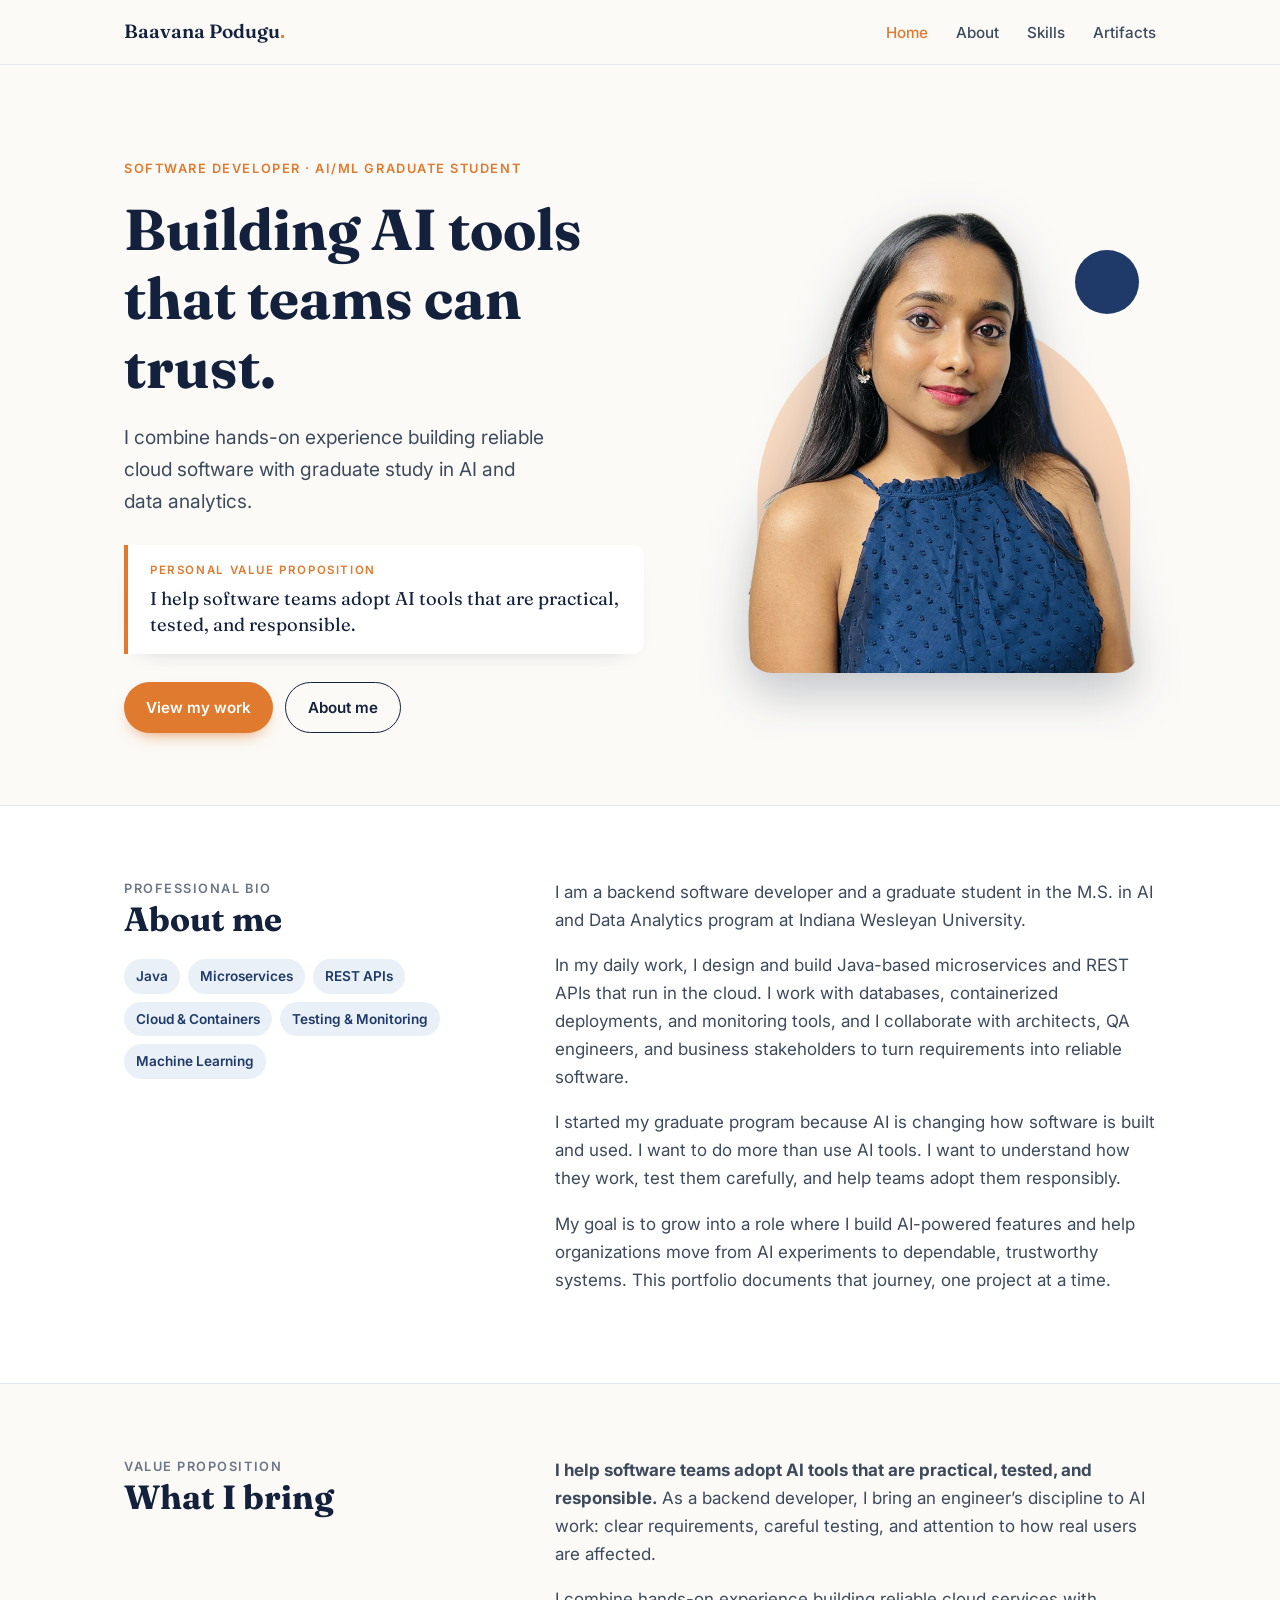
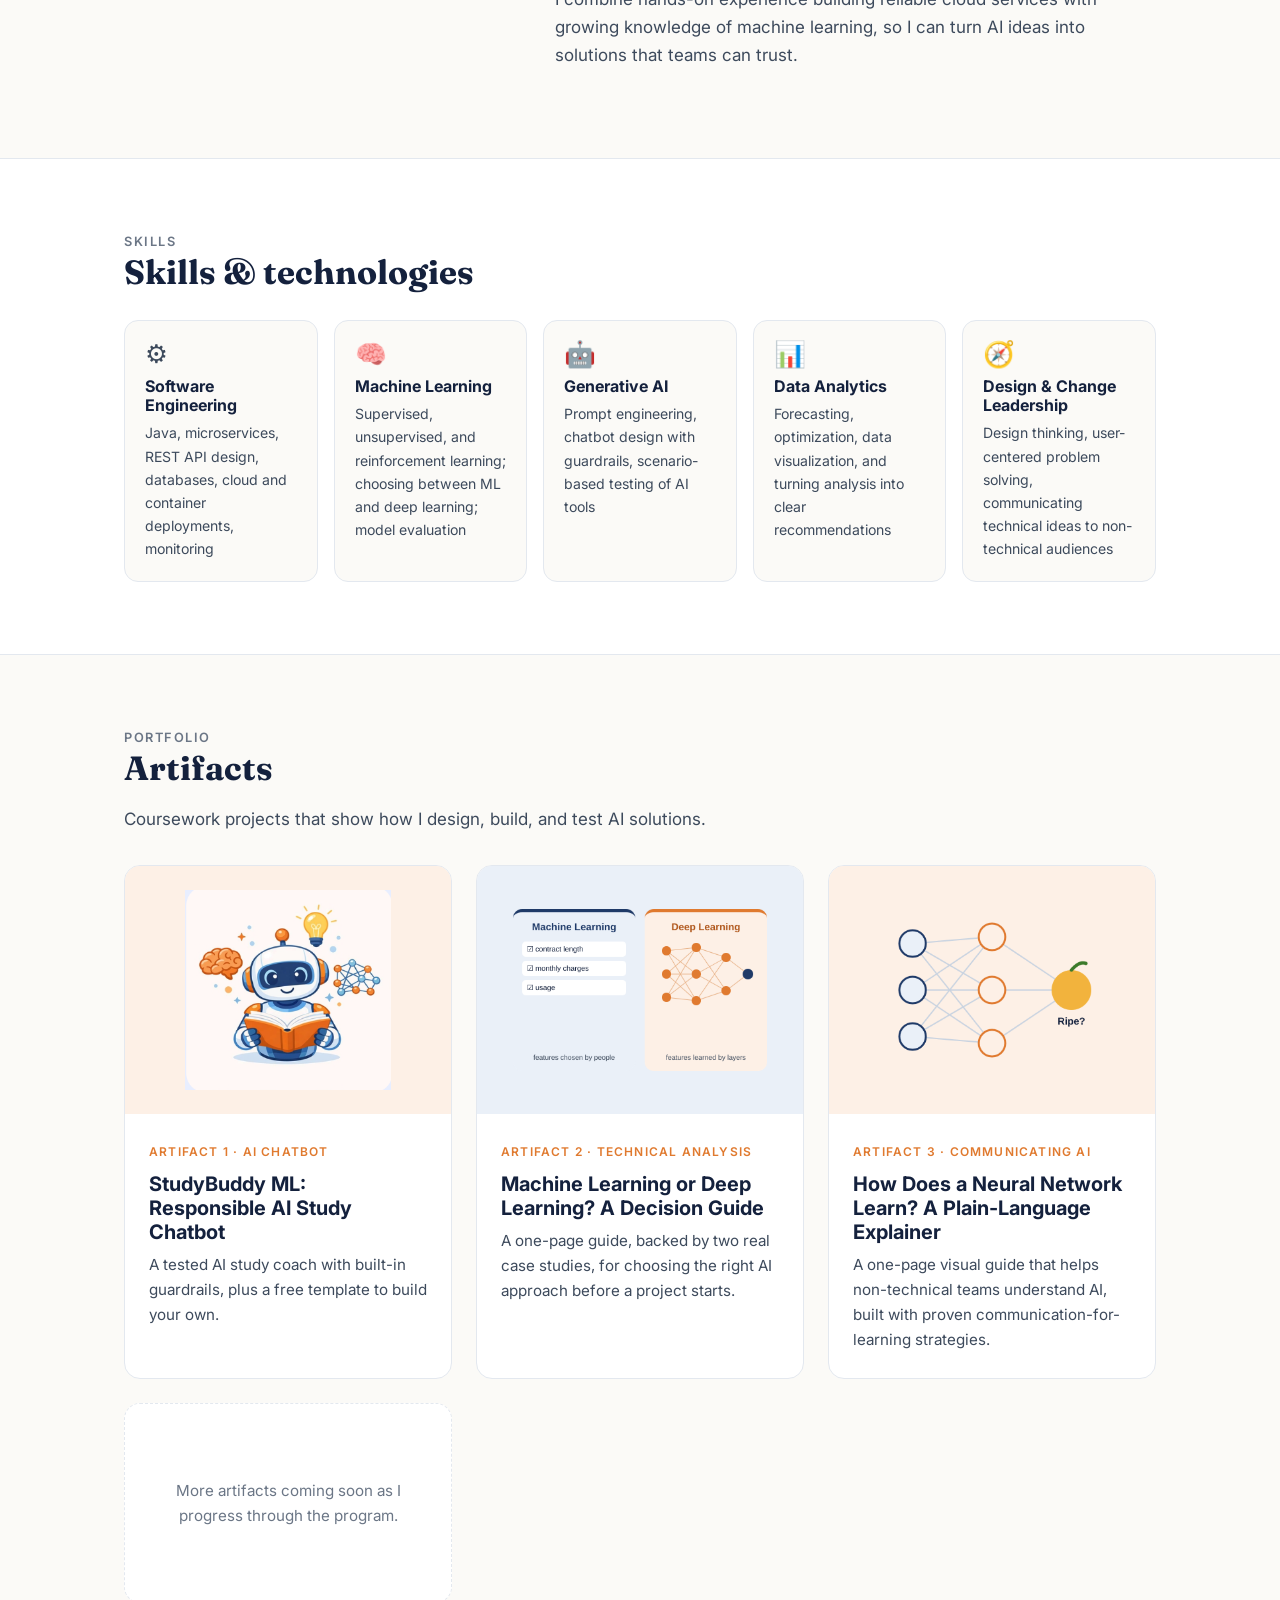
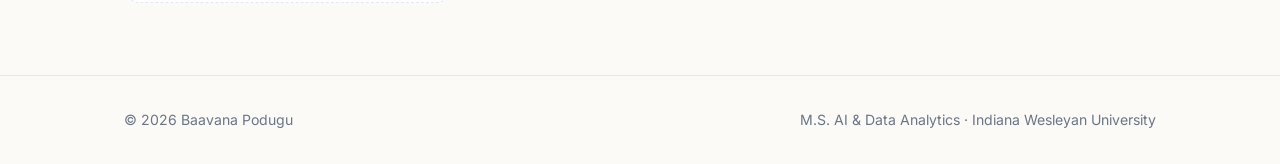
<file: index.html>
<!doctype html>
<html lang="en">
<head>
<meta charset="utf-8">
<meta name="viewport" content="width=device-width, initial-scale=1">
<title>Baavana Podugu | Portfolio</title>
<meta name="description" content="Software developer and AI/ML graduate student building practical, tested, and responsible AI tools.">
<link rel="preconnect" href="https://fonts.googleapis.com">
<link rel="preconnect" href="https://fonts.gstatic.com" crossorigin>
<link href="https://fonts.googleapis.com/css2?family=Fraunces:opsz,wght@9..144,500;9..144,600&family=Inter:wght@400;500;600;700&display=swap" rel="stylesheet">
<link rel="stylesheet" href="assets/style.css">
</head>
<body>

<nav class="nav"><div class="wrap">
  <a class="brand" href="index.html">Baavana Podugu<span>.</span></a>
  <ul>
    <li><a class="link active" href="index.html">Home</a></li>
    <li><a class="link" href="#about">About</a></li>
    <li><a class="link" href="#skills">Skills</a></li>
    <li><a class="link" href="#artifacts">Artifacts</a></li>
  </ul>
</div></nav>

<header class="hero"><div class="wrap">
  <div>
    <span class="eyebrow">Software Developer · AI/ML Graduate Student</span>
    <h1>Building AI tools that teams can trust.</h1>
    <p class="lead">I combine hands-on experience building reliable cloud software with graduate study in AI and data analytics.</p>
    <div class="vp-inline">
      <div class="label">Personal Value Proposition</div>
      <p>I help software teams adopt AI tools that are practical, tested, and responsible.</p>
    </div>
    <div class="btns">
      <a class="btn btn-primary" href="#artifacts">View my work</a>
      <a class="btn btn-ghost" href="#about">About me</a>
    </div>
  </div>
  <div class="portrait">
    <img src="assets/profile.png" alt="Portrait of Baavana Podugu">
  </div>
</div></header>

<section class="alt" id="about"><div class="wrap two">
  <div>
    <div class="kicker">Professional Bio</div>
    <h2>About me</h2>
    <div class="chips">
      <span class="chip">Java</span><span class="chip">Microservices</span><span class="chip">REST APIs</span>
      <span class="chip">Cloud &amp; Containers</span><span class="chip">Testing &amp; Monitoring</span><span class="chip">Machine Learning</span>
    </div>
  </div>
  <div>
    <p>I am a backend software developer and a graduate student in the M.S. in AI and Data Analytics program at Indiana Wesleyan University.</p>
    <p>In my daily work, I design and build Java-based microservices and REST APIs that run in the cloud. I work with databases, containerized deployments, and monitoring tools, and I collaborate with architects, QA engineers, and business stakeholders to turn requirements into reliable software.</p>
    <p>I started my graduate program because AI is changing how software is built and used. I want to do more than use AI tools. I want to understand how they work, test them carefully, and help teams adopt them responsibly.</p>
    <p>My goal is to grow into a role where I build AI-powered features and help organizations move from AI experiments to dependable, trustworthy systems. This portfolio documents that journey, one project at a time.</p>
  </div>
</div></section>

<section><div class="wrap two">
  <div>
    <div class="kicker">Value Proposition</div>
    <h2>What I bring</h2>
  </div>
  <div>
    <p><strong>I help software teams adopt AI tools that are practical, tested, and responsible.</strong> As a backend developer, I bring an engineer’s discipline to AI work: clear requirements, careful testing, and attention to how real users are affected.</p>
    <p>I combine hands-on experience building reliable cloud services with growing knowledge of machine learning, so I can turn AI ideas into solutions that teams can trust.</p>
  </div>
</div></section>

<section class="alt" id="skills"><div class="wrap">
  <div class="kicker">Skills</div>
  <h2>Skills &amp; technologies</h2>
  <div class="skills">
    <div class="skill"><div class="icon">⚙️</div><h3>Software Engineering</h3><p>Java, microservices, REST API design, databases, cloud and container deployments, monitoring</p></div>
    <div class="skill"><div class="icon">🧠</div><h3>Machine Learning</h3><p>Supervised, unsupervised, and reinforcement learning; choosing between ML and deep learning; model evaluation</p></div>
    <div class="skill"><div class="icon">🤖</div><h3>Generative AI</h3><p>Prompt engineering, chatbot design with guardrails, scenario-based testing of AI tools</p></div>
    <div class="skill"><div class="icon">📊</div><h3>Data Analytics</h3><p>Forecasting, optimization, data visualization, and turning analysis into clear recommendations</p></div>
    <div class="skill"><div class="icon">🧭</div><h3>Design &amp; Change Leadership</h3><p>Design thinking, user-centered problem solving, communicating technical ideas to non-technical audiences</p></div>
  </div>
</div></section>

<section id="artifacts"><div class="wrap">
  <div class="kicker">Portfolio</div>
  <h2>Artifacts</h2>
  <p>Coursework projects that show how I design, build, and test AI solutions.</p>
  <div class="cards">
    <a class="card" href="studybuddy-ml.html">
      <div class="thumb"><img src="assets/robot.png" alt="StudyBuddy ML robot mascot reading a book"></div>
      <div class="body">
        <span class="tag">Artifact 1 · AI Chatbot</span>
        <h3>StudyBuddy ML: Responsible AI Study Chatbot</h3>
        <p>A tested AI study coach with built-in guardrails, plus a free template to build your own.</p>
      </div>
    </a>
    <a class="card" href="ml-vs-dl.html">
      <div class="thumb navythumb"><img src="assets/ml-dl-thumb.png" alt="Machine learning versus deep learning illustration"></div>
      <div class="body">
        <span class="tag">Artifact 2 · Technical Analysis</span>
        <h3>Machine Learning or Deep Learning? A Decision Guide</h3>
        <p>A one-page guide, backed by two real case studies, for choosing the right AI approach before a project starts.</p>
      </div>
    </a>
    <a class="card" href="neural-networks.html">
      <div class="thumb"><img src="assets/nn-thumb.png" alt="Neural network diagram ending in a mango"></div>
      <div class="body">
        <span class="tag">Artifact 3 · Communicating AI</span>
        <h3>How Does a Neural Network Learn? A Plain-Language Explainer</h3>
        <p>A one-page visual guide that helps non-technical teams understand AI, built with proven communication-for-learning strategies.</p>
      </div>
    </a>
    <div class="card soon"><p>More artifacts coming soon as I progress through the program.</p></div>
  </div>
</div></section>

<footer><div class="wrap">
  <span>© 2026 Baavana Podugu</span>
  <span>M.S. AI &amp; Data Analytics · Indiana Wesleyan University</span>
</div></footer>

</body>
</html>
</file>
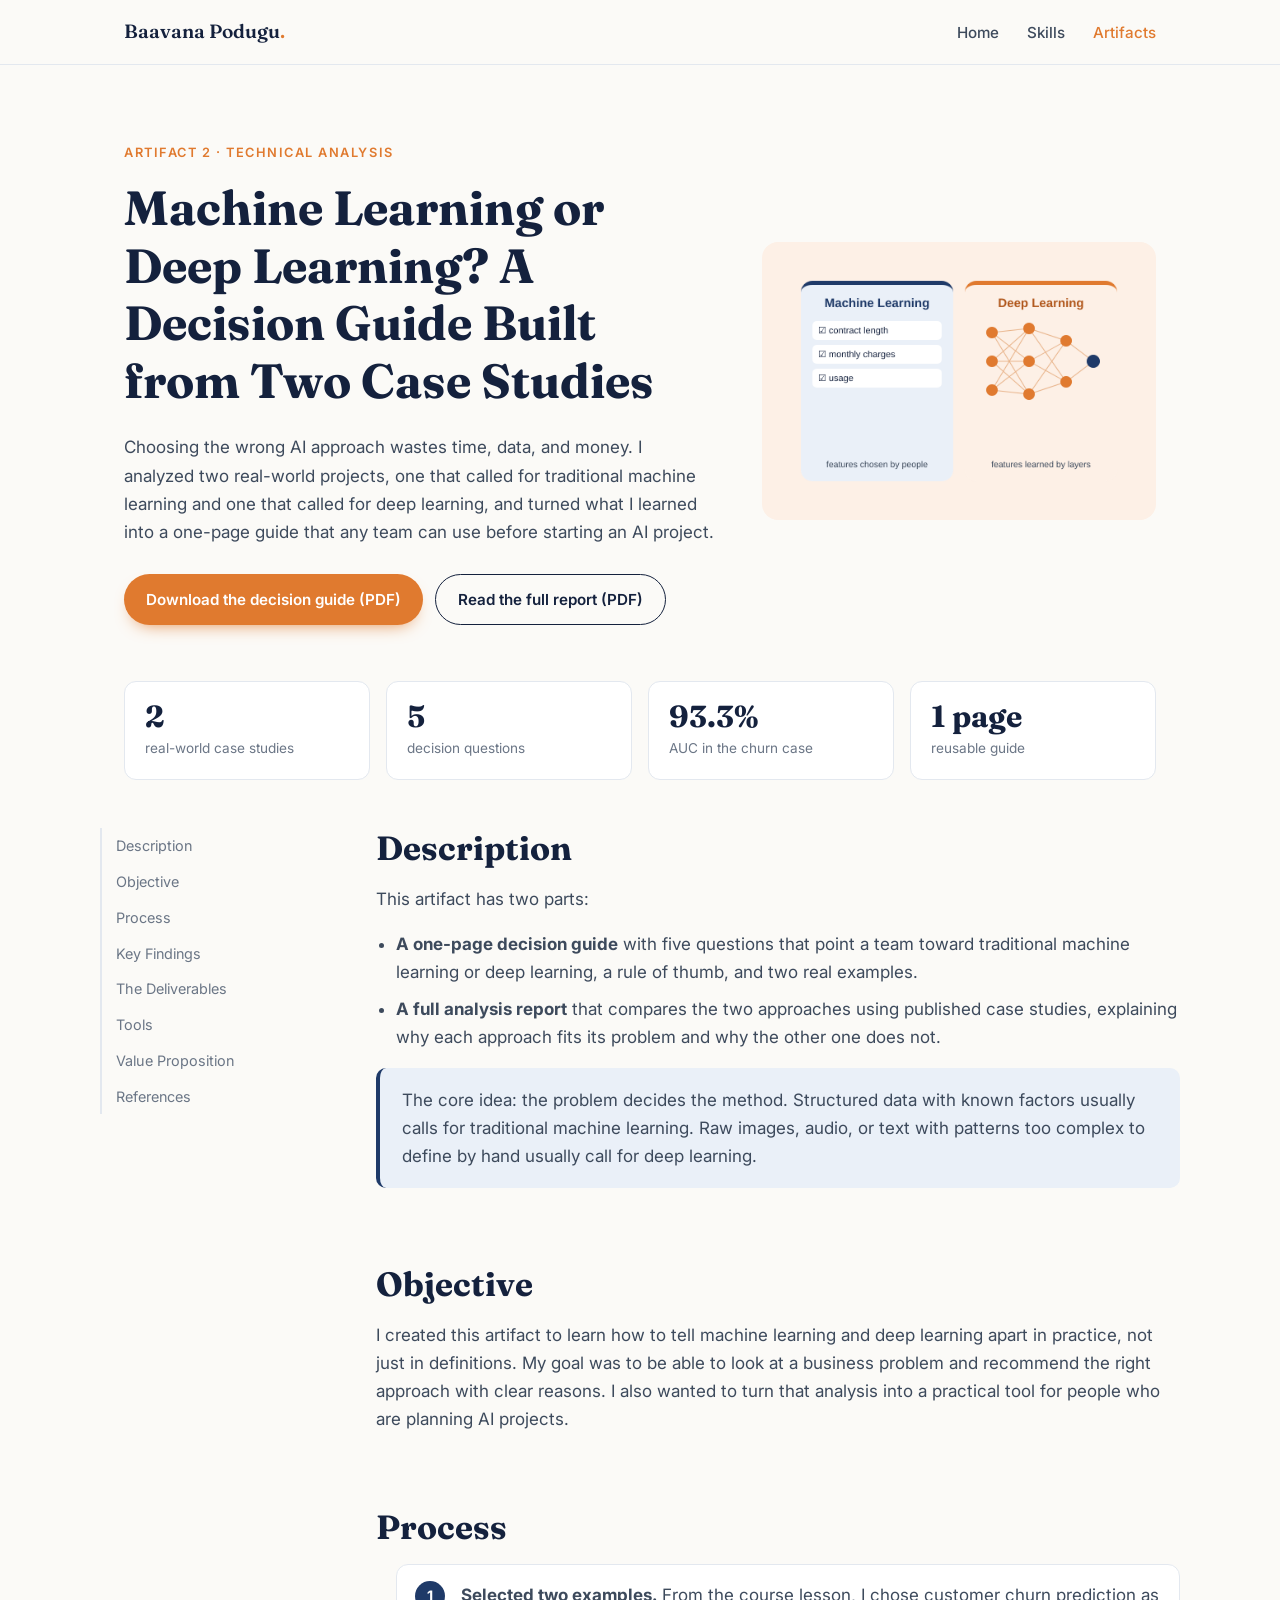
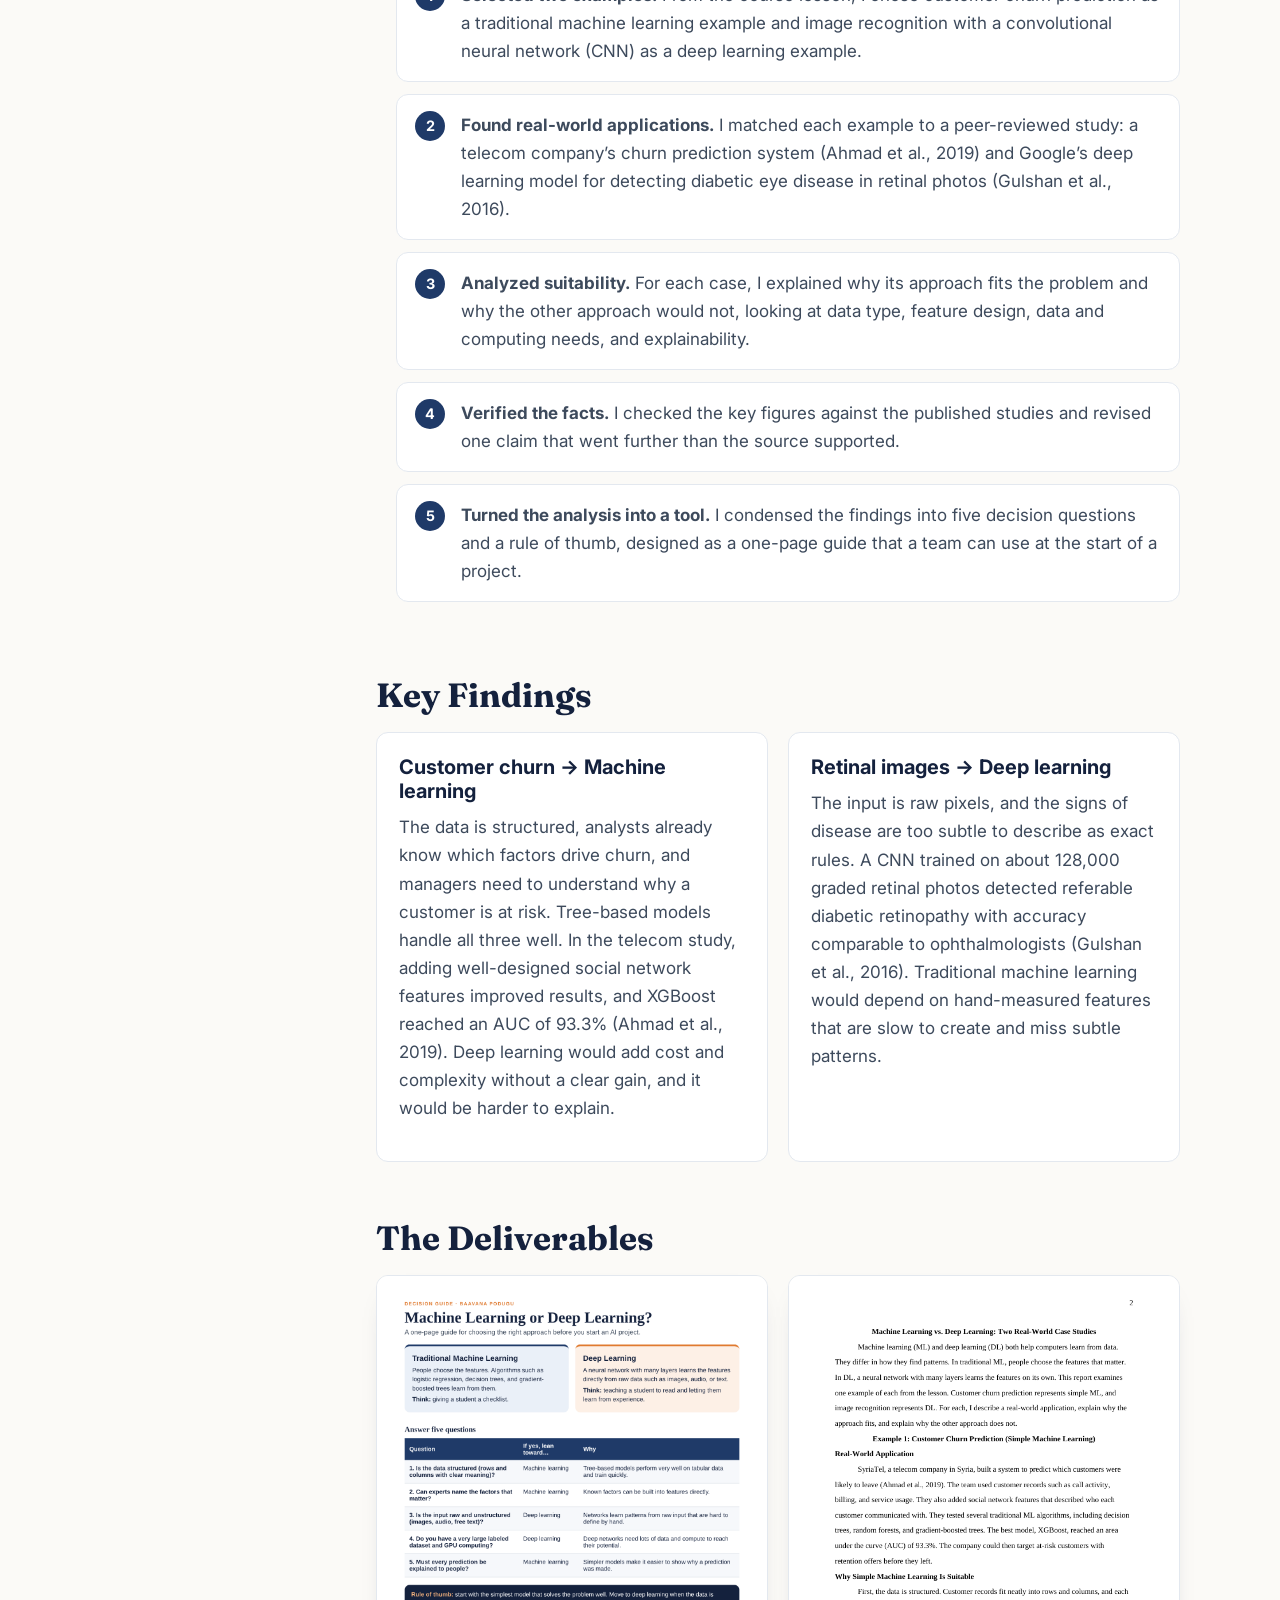
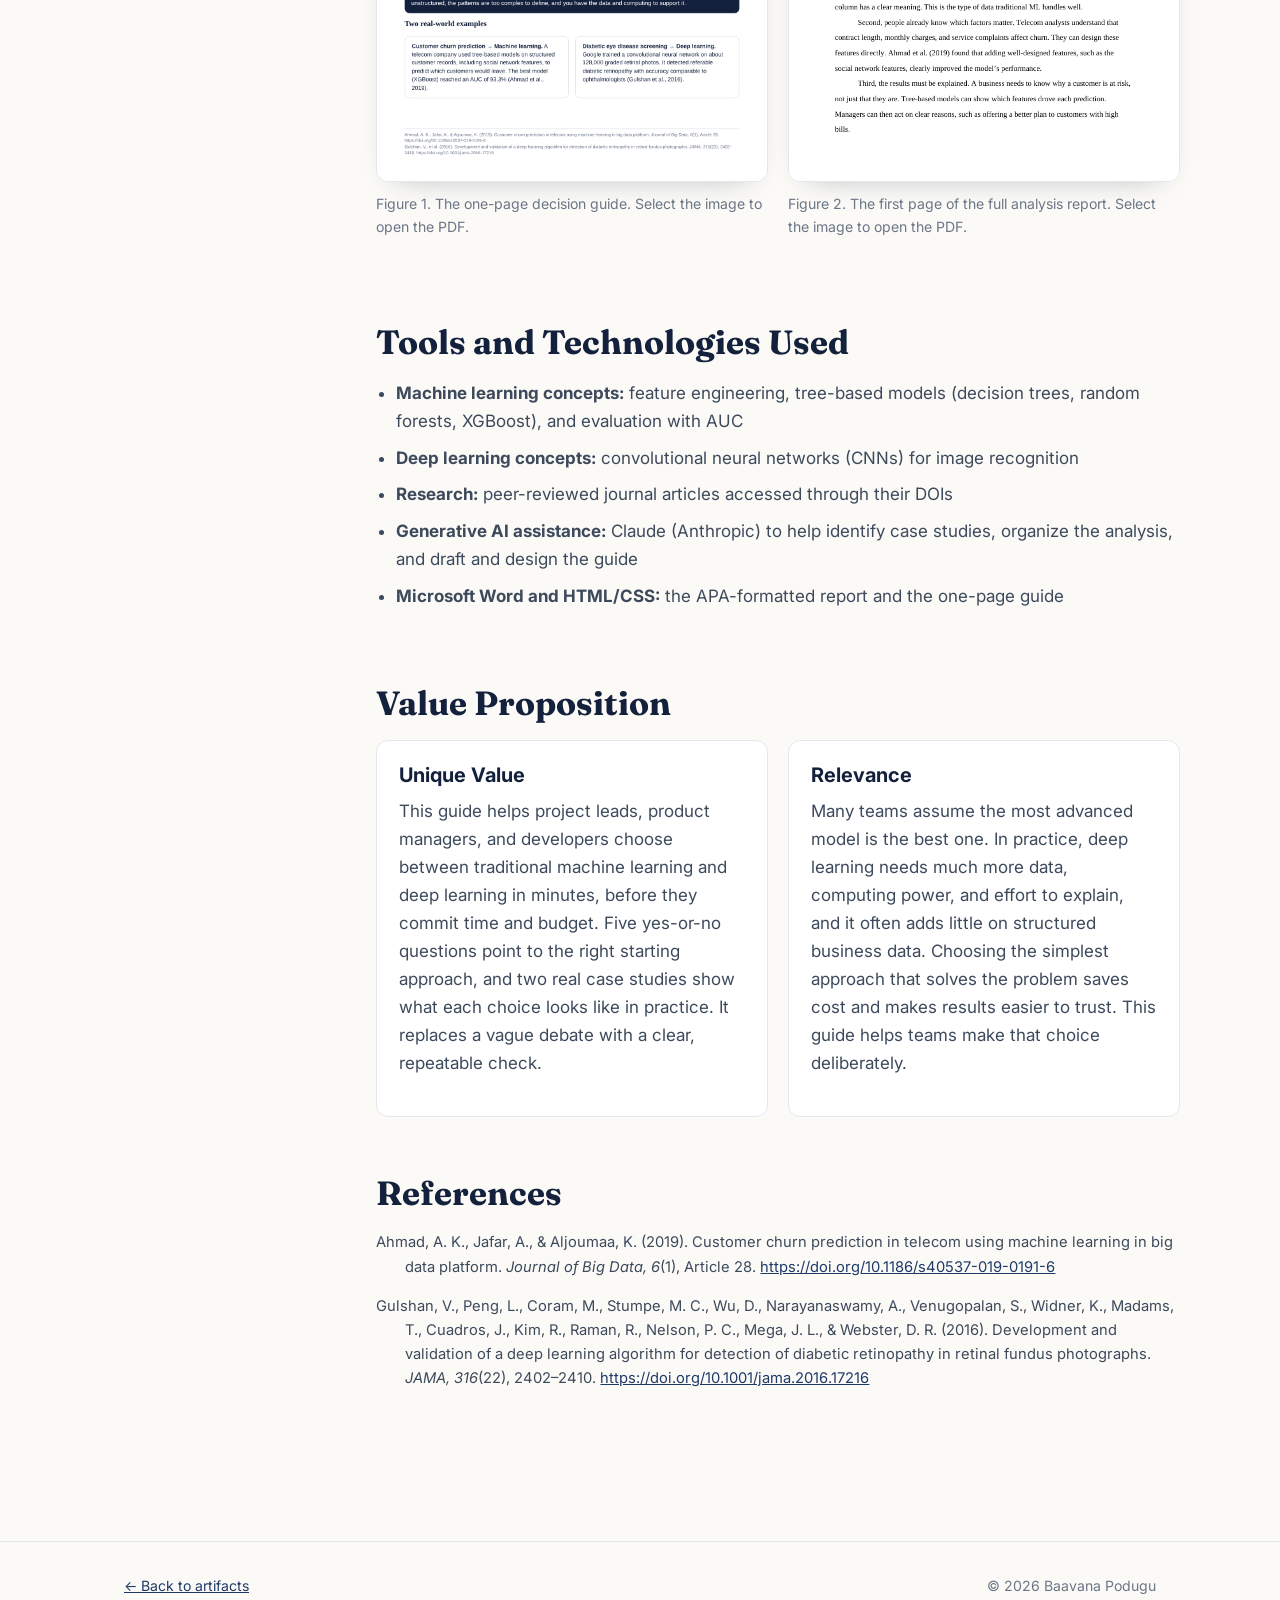
<file: ml-vs-dl.html>
<!doctype html>
<html lang="en">
<head>
<meta charset="utf-8">
<meta name="viewport" content="width=device-width, initial-scale=1">
<title>ML vs. Deep Learning Decision Guide | Baavana Podugu</title>
<meta name="description" content="A practical guide for choosing between traditional machine learning and deep learning, based on two real-world case studies.">
<link rel="preconnect" href="https://fonts.googleapis.com">
<link rel="preconnect" href="https://fonts.gstatic.com" crossorigin>
<link href="https://fonts.googleapis.com/css2?family=Fraunces:opsz,wght@9..144,500;9..144,600&family=Inter:wght@400;500;600;700&display=swap" rel="stylesheet">
<link rel="stylesheet" href="assets/style.css">
</head>
<body>

<nav class="nav"><div class="wrap">
  <a class="brand" href="index.html">Baavana Podugu<span>.</span></a>
  <ul>
    <li><a class="link" href="index.html">Home</a></li>
    <li><a class="link" href="index.html#skills">Skills</a></li>
    <li><a class="link active" href="index.html#artifacts">Artifacts</a></li>
  </ul>
</div></nav>

<header class="art-hero"><div class="wrap">
  <div>
    <span class="eyebrow">Artifact 2 · Technical Analysis</span>
    <h1>Machine Learning or Deep Learning? A Decision Guide Built from Two Case Studies</h1>
    <p class="lead">Choosing the wrong AI approach wastes time, data, and money. I analyzed two real-world projects, one that called for traditional machine learning and one that called for deep learning, and turned what I learned into a one-page guide that any team can use before starting an AI project.</p>
    <div class="btns">
      <a class="btn btn-primary" href="assets/ml-vs-dl-decision-guide.pdf" target="_blank" rel="noopener">Download the decision guide (PDF)</a>
      <a class="btn btn-ghost" href="assets/ml-vs-dl-report.pdf" target="_blank" rel="noopener">Read the full report (PDF)</a>
    </div>
  </div>
  <div class="thumbbox"><img src="assets/ml-dl-thumb.png" alt="Illustration comparing machine learning with hand-chosen features and deep learning with layered neural networks"></div>
</div></header>

<div class="wrap">
  <div class="facts">
    <div class="fact"><b>2</b><span>real-world case studies</span></div>
    <div class="fact"><b>5</b><span>decision questions</span></div>
    <div class="fact"><b>93.3%</b><span>AUC in the churn case</span></div>
    <div class="fact"><b>1 page</b><span>reusable guide</span></div>
  </div>
</div>

<div class="wrap layout">
  <aside class="toc">
    <a href="#description">Description</a>
    <a href="#objective">Objective</a>
    <a href="#process">Process</a>
    <a href="#findings">Key Findings</a>
    <a href="#evidence">The Deliverables</a>
    <a href="#tools">Tools</a>
    <a href="#value">Value Proposition</a>
    <a href="#references">References</a>
  </aside>

  <main class="content">
    <section id="description">
      <h2>Description</h2>
      <p>This artifact has two parts:</p>
      <ul>
        <li><strong>A one-page decision guide</strong> with five questions that point a team toward traditional machine learning or deep learning, a rule of thumb, and two real examples.</li>
        <li><strong>A full analysis report</strong> that compares the two approaches using published case studies, explaining why each approach fits its problem and why the other one does not.</li>
      </ul>
      <div class="callout">The core idea: the problem decides the method. Structured data with known factors usually calls for traditional machine learning. Raw images, audio, or text with patterns too complex to define by hand usually call for deep learning.</div>
    </section>

    <section id="objective">
      <h2>Objective</h2>
      <p>I created this artifact to learn how to tell machine learning and deep learning apart in practice, not just in definitions. My goal was to be able to look at a business problem and recommend the right approach with clear reasons. I also wanted to turn that analysis into a practical tool for people who are planning AI projects.</p>
    </section>

    <section id="process">
      <h2>Process</h2>
      <ol class="steps">
        <li><strong>Selected two examples.</strong> From the course lesson, I chose customer churn prediction as a traditional machine learning example and image recognition with a convolutional neural network (CNN) as a deep learning example.</li>
        <li><strong>Found real-world applications.</strong> I matched each example to a peer-reviewed study: a telecom company’s churn prediction system (Ahmad et al., 2019) and Google’s deep learning model for detecting diabetic eye disease in retinal photos (Gulshan et al., 2016).</li>
        <li><strong>Analyzed suitability.</strong> For each case, I explained why its approach fits the problem and why the other approach would not, looking at data type, feature design, data and computing needs, and explainability.</li>
        <li><strong>Verified the facts.</strong> I checked the key figures against the published studies and revised one claim that went further than the source supported.</li>
        <li><strong>Turned the analysis into a tool.</strong> I condensed the findings into five decision questions and a rule of thumb, designed as a one-page guide that a team can use at the start of a project.</li>
      </ol>
    </section>

    <section id="findings">
      <h2>Key Findings</h2>
      <div class="vp">
        <div>
          <h3>Customer churn → Machine learning</h3>
          <p>The data is structured, analysts already know which factors drive churn, and managers need to understand why a customer is at risk. Tree-based models handle all three well. In the telecom study, adding well-designed social network features improved results, and XGBoost reached an AUC of 93.3% (Ahmad et al., 2019). Deep learning would add cost and complexity without a clear gain, and it would be harder to explain.</p>
        </div>
        <div>
          <h3>Retinal images → Deep learning</h3>
          <p>The input is raw pixels, and the signs of disease are too subtle to describe as exact rules. A CNN trained on about 128,000 graded retinal photos detected referable diabetic retinopathy with accuracy comparable to ophthalmologists (Gulshan et al., 2016). Traditional machine learning would depend on hand-measured features that are slow to create and miss subtle patterns.</p>
        </div>
      </div>
    </section>

    <section id="evidence">
      <h2>The Deliverables</h2>
      <div class="gallery">
        <figure>
          <a href="assets/ml-vs-dl-decision-guide.pdf" target="_blank" rel="noopener"><img src="assets/decision-guide.png" alt="One-page decision guide with five questions for choosing machine learning or deep learning"></a>
          <figcaption>Figure 1. The one-page decision guide. Select the image to open the PDF.</figcaption>
        </figure>
        <figure>
          <a href="assets/ml-vs-dl-report.pdf" target="_blank" rel="noopener"><img src="assets/report-page.png" alt="First page of the machine learning versus deep learning analysis report"></a>
          <figcaption>Figure 2. The first page of the full analysis report. Select the image to open the PDF.</figcaption>
        </figure>
      </div>
    </section>

    <section id="tools">
      <h2>Tools and Technologies Used</h2>
      <ul>
        <li><strong>Machine learning concepts:</strong> feature engineering, tree-based models (decision trees, random forests, XGBoost), and evaluation with AUC</li>
        <li><strong>Deep learning concepts:</strong> convolutional neural networks (CNNs) for image recognition</li>
        <li><strong>Research:</strong> peer-reviewed journal articles accessed through their DOIs</li>
        <li><strong>Generative AI assistance:</strong> Claude (Anthropic) to help identify case studies, organize the analysis, and draft and design the guide</li>
        <li><strong>Microsoft Word and HTML/CSS:</strong> the APA-formatted report and the one-page guide</li>
      </ul>
    </section>

    <section id="value">
      <h2>Value Proposition</h2>
      <div class="vp">
        <div>
          <h3>Unique Value</h3>
          <p>This guide helps project leads, product managers, and developers choose between traditional machine learning and deep learning in minutes, before they commit time and budget. Five yes-or-no questions point to the right starting approach, and two real case studies show what each choice looks like in practice. It replaces a vague debate with a clear, repeatable check.</p>
        </div>
        <div>
          <h3>Relevance</h3>
          <p>Many teams assume the most advanced model is the best one. In practice, deep learning needs much more data, computing power, and effort to explain, and it often adds little on structured business data. Choosing the simplest approach that solves the problem saves cost and makes results easier to trust. This guide helps teams make that choice deliberately.</p>
        </div>
      </div>
    </section>

    <section id="references" class="refs">
      <h2>References</h2>
      <p>Ahmad, A. K., Jafar, A., &amp; Aljoumaa, K. (2019). Customer churn prediction in telecom using machine learning in big data platform. <em>Journal of Big Data, 6</em>(1), Article 28. <a href="https://doi.org/10.1186/s40537-019-0191-6" target="_blank" rel="noopener">https://doi.org/10.1186/s40537-019-0191-6</a></p>
      <p>Gulshan, V., Peng, L., Coram, M., Stumpe, M. C., Wu, D., Narayanaswamy, A., Venugopalan, S., Widner, K., Madams, T., Cuadros, J., Kim, R., Raman, R., Nelson, P. C., Mega, J. L., &amp; Webster, D. R. (2016). Development and validation of a deep learning algorithm for detection of diabetic retinopathy in retinal fundus photographs. <em>JAMA, 316</em>(22), 2402–2410. <a href="https://doi.org/10.1001/jama.2016.17216" target="_blank" rel="noopener">https://doi.org/10.1001/jama.2016.17216</a></p>
    </section>
  </main>
</div>

<footer><div class="wrap">
  <a href="index.html#artifacts">← Back to artifacts</a>
  <span>© 2026 Baavana Podugu</span>
</div></footer>

</body>
</html>
</file>
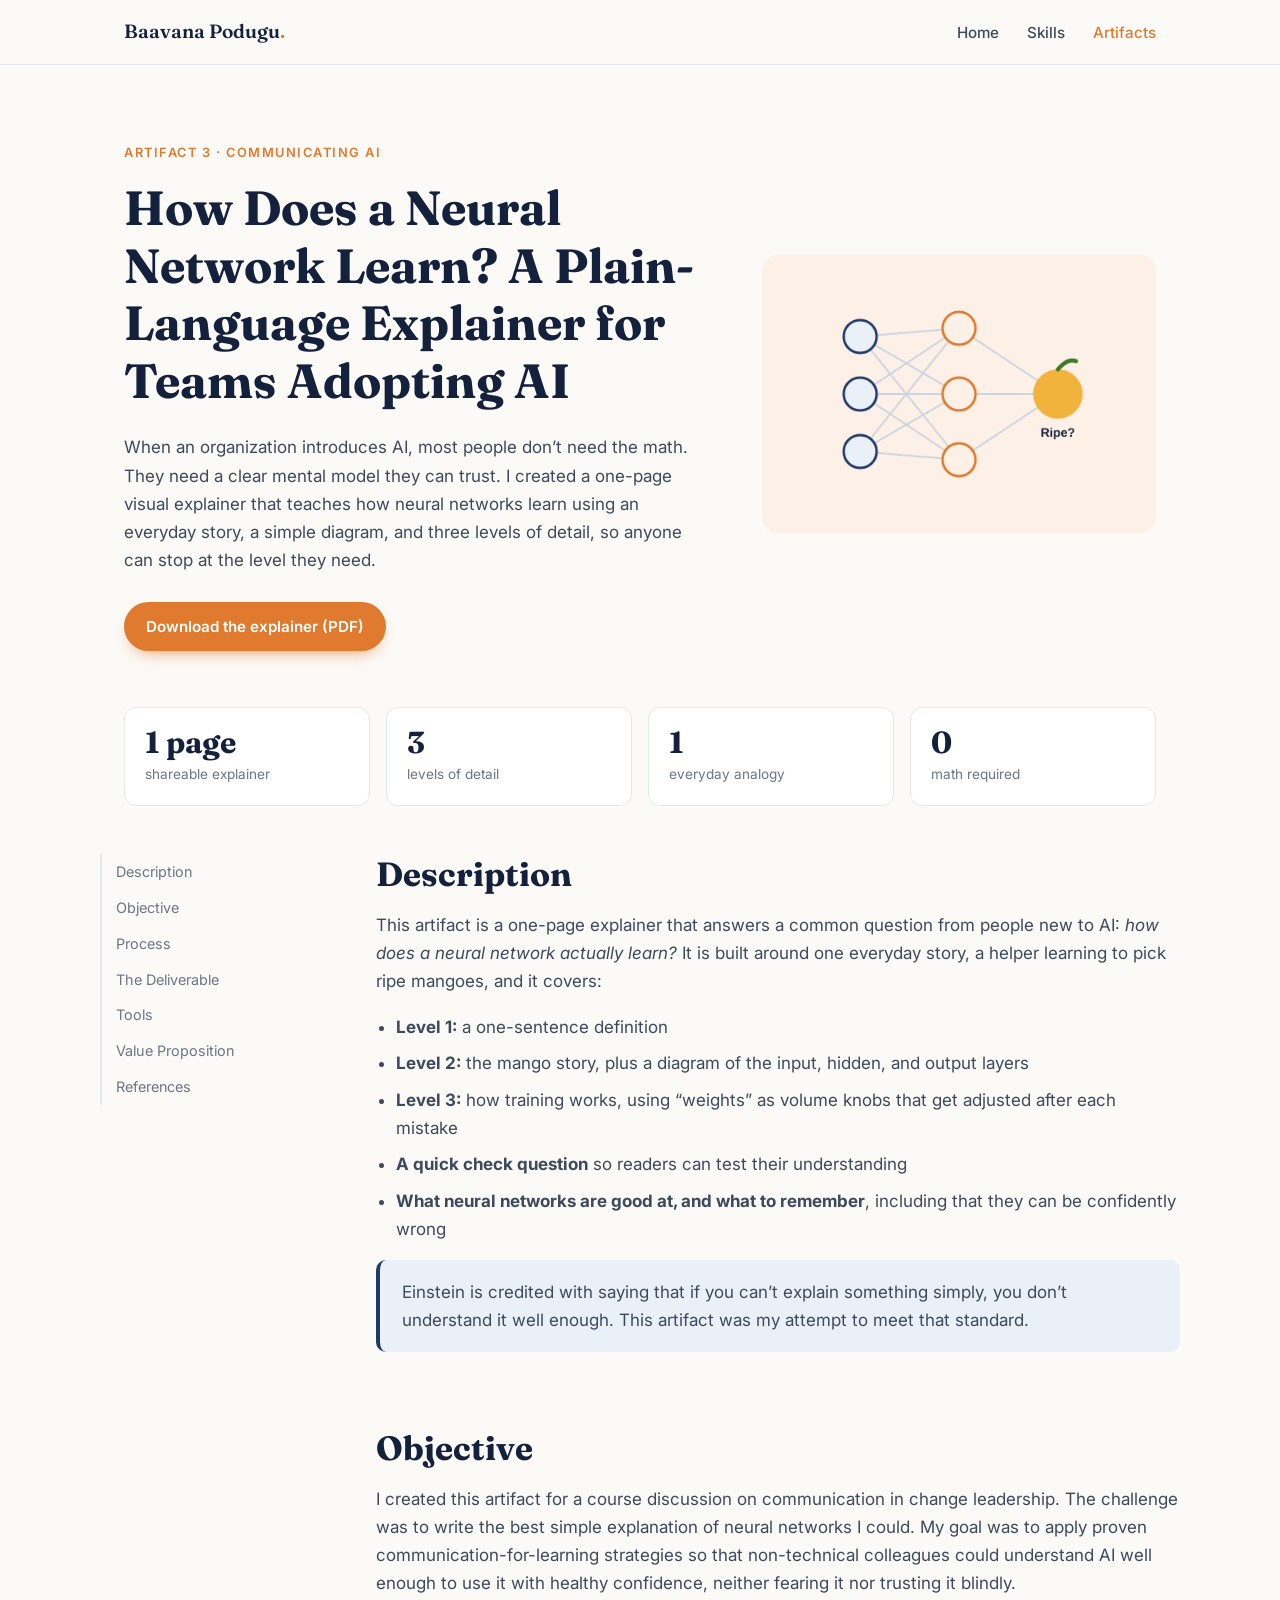
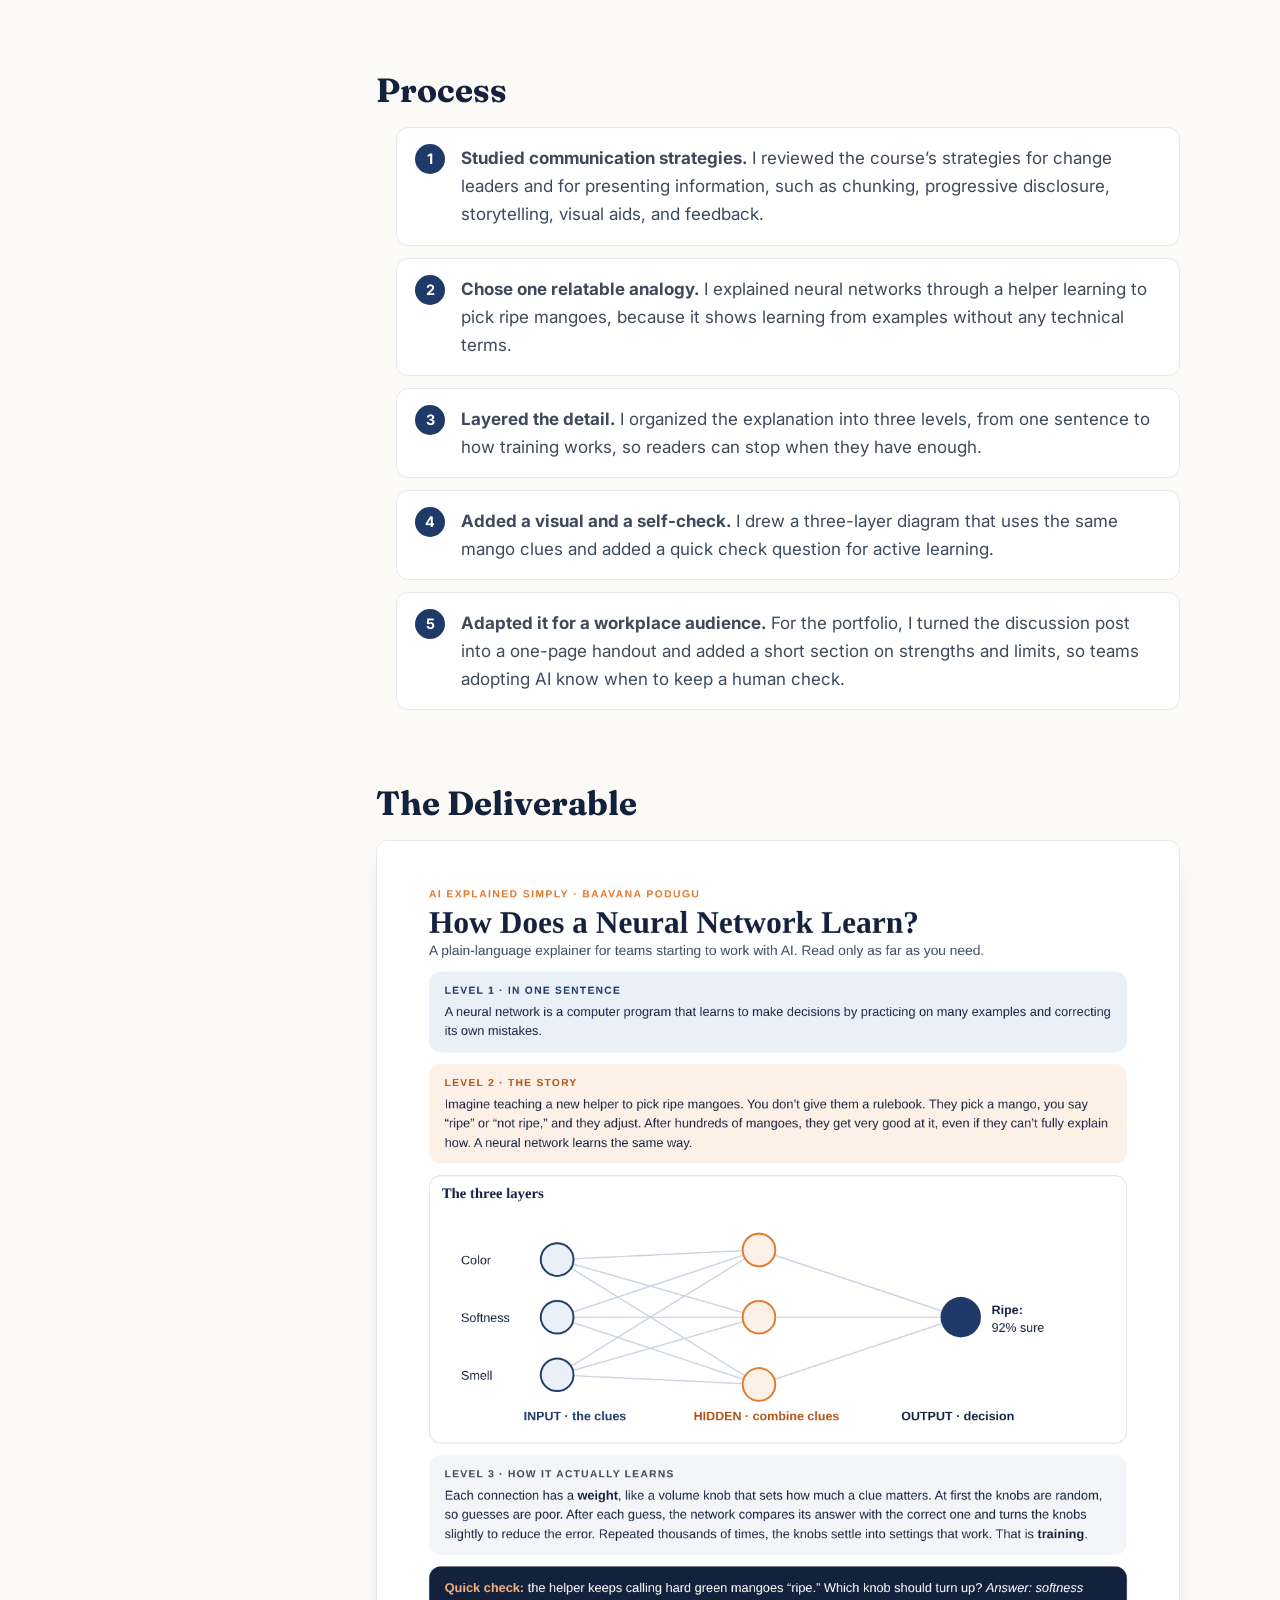
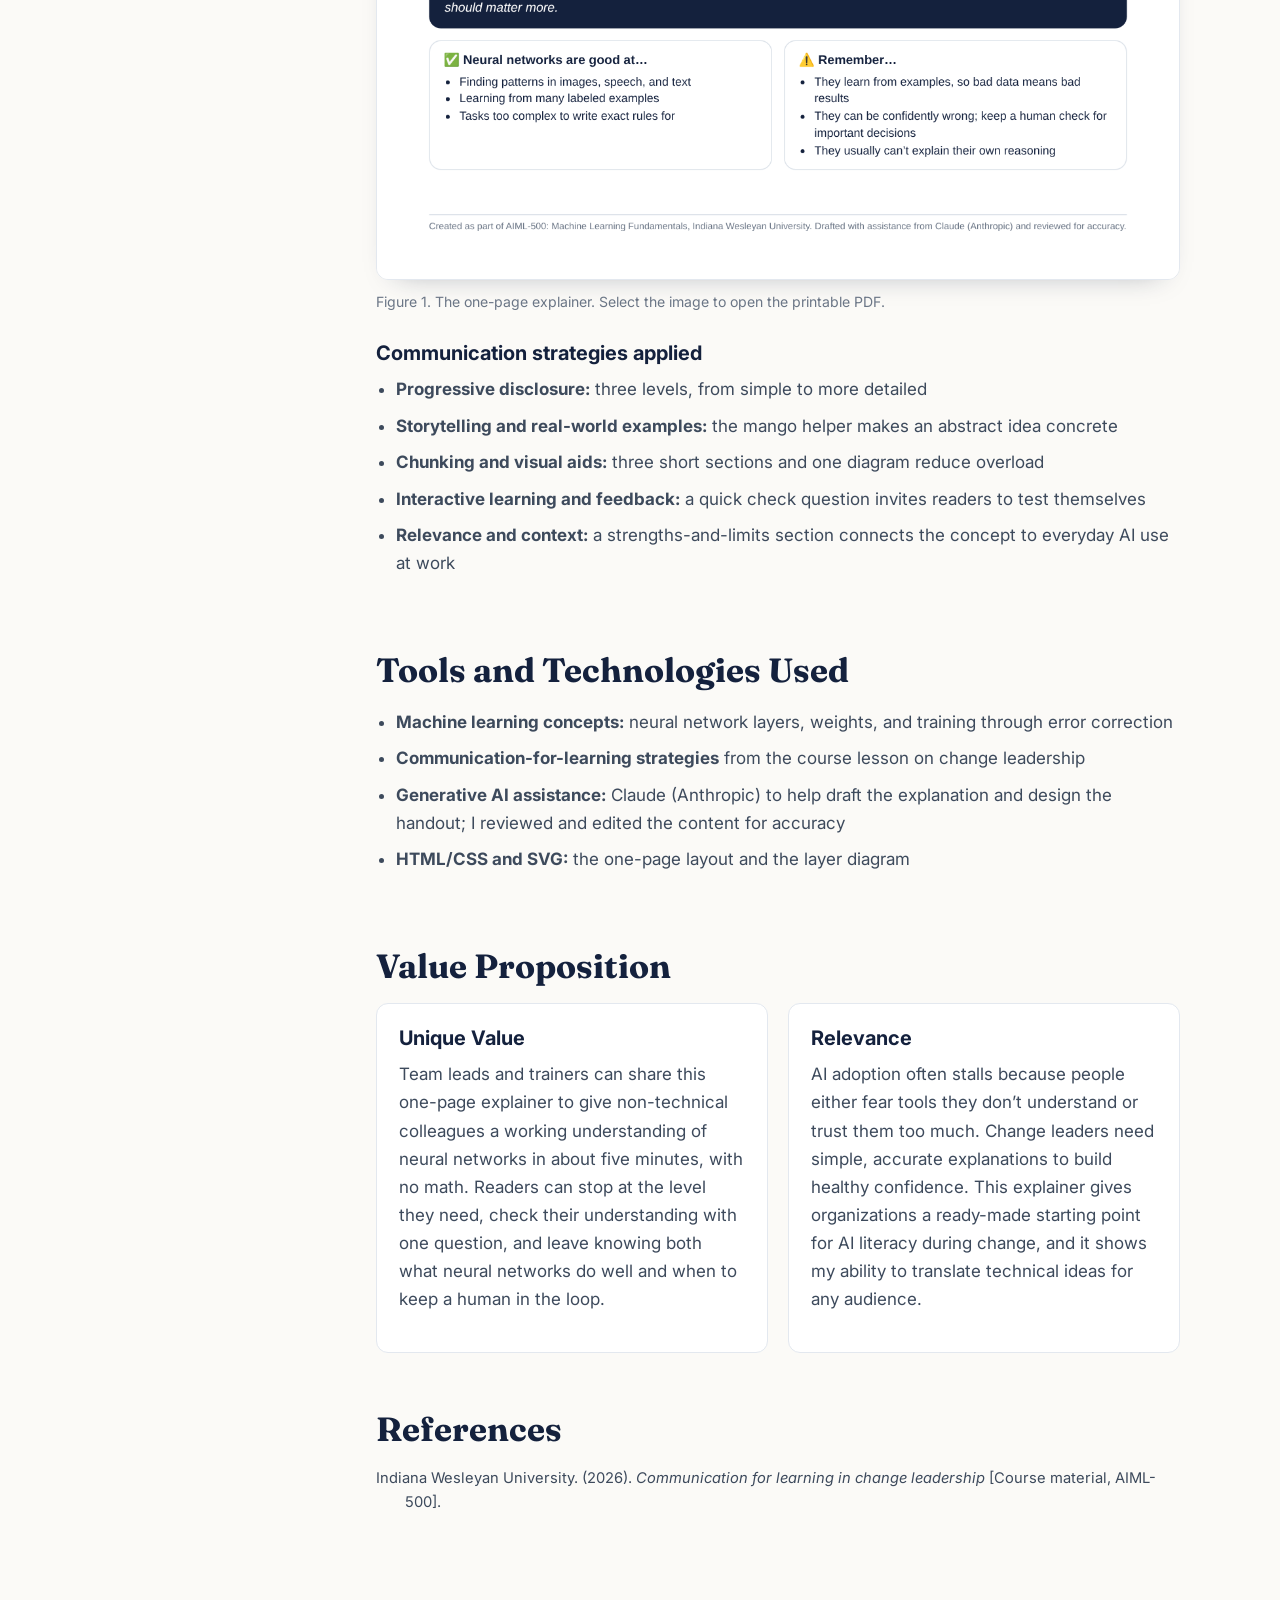
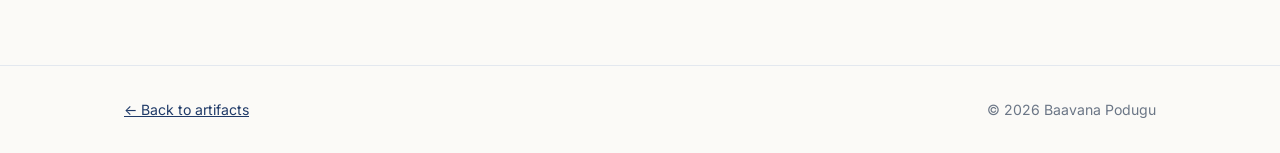
<file: neural-networks.html>
<!doctype html>
<html lang="en">
<head>
<meta charset="utf-8">
<meta name="viewport" content="width=device-width, initial-scale=1">
<title>Neural Networks Explained Simply | Baavana Podugu</title>
<meta name="description" content="A plain-language, one-page explainer of how neural networks learn, designed for teams adopting AI.">
<link rel="preconnect" href="https://fonts.googleapis.com">
<link rel="preconnect" href="https://fonts.gstatic.com" crossorigin>
<link href="https://fonts.googleapis.com/css2?family=Fraunces:opsz,wght@9..144,500;9..144,600&family=Inter:wght@400;500;600;700&display=swap" rel="stylesheet">
<link rel="stylesheet" href="assets/style.css">
</head>
<body>

<nav class="nav"><div class="wrap">
  <a class="brand" href="index.html">Baavana Podugu<span>.</span></a>
  <ul>
    <li><a class="link" href="index.html">Home</a></li>
    <li><a class="link" href="index.html#skills">Skills</a></li>
    <li><a class="link active" href="index.html#artifacts">Artifacts</a></li>
  </ul>
</div></nav>

<header class="art-hero"><div class="wrap">
  <div>
    <span class="eyebrow">Artifact 3 · Communicating AI</span>
    <h1>How Does a Neural Network Learn? A Plain-Language Explainer for Teams Adopting AI</h1>
    <p class="lead">When an organization introduces AI, most people don’t need the math. They need a clear mental model they can trust. I created a one-page visual explainer that teaches how neural networks learn using an everyday story, a simple diagram, and three levels of detail, so anyone can stop at the level they need.</p>
    <div class="btns">
      <a class="btn btn-primary" href="assets/neural-networks-explainer.pdf" target="_blank" rel="noopener">Download the explainer (PDF)</a>
    </div>
  </div>
  <div class="thumbbox"><img src="assets/nn-thumb.png" alt="Simple neural network diagram ending in a mango labeled Ripe?"></div>
</div></header>

<div class="wrap">
  <div class="facts">
    <div class="fact"><b>1 page</b><span>shareable explainer</span></div>
    <div class="fact"><b>3</b><span>levels of detail</span></div>
    <div class="fact"><b>1</b><span>everyday analogy</span></div>
    <div class="fact"><b>0</b><span>math required</span></div>
  </div>
</div>

<div class="wrap layout">
  <aside class="toc">
    <a href="#description">Description</a>
    <a href="#objective">Objective</a>
    <a href="#process">Process</a>
    <a href="#deliverable">The Deliverable</a>
    <a href="#tools">Tools</a>
    <a href="#value">Value Proposition</a>
    <a href="#references">References</a>
  </aside>

  <main class="content">
    <section id="description">
      <h2>Description</h2>
      <p>This artifact is a one-page explainer that answers a common question from people new to AI: <em>how does a neural network actually learn?</em> It is built around one everyday story, a helper learning to pick ripe mangoes, and it covers:</p>
      <ul>
        <li><strong>Level 1:</strong> a one-sentence definition</li>
        <li><strong>Level 2:</strong> the mango story, plus a diagram of the input, hidden, and output layers</li>
        <li><strong>Level 3:</strong> how training works, using “weights” as volume knobs that get adjusted after each mistake</li>
        <li><strong>A quick check question</strong> so readers can test their understanding</li>
        <li><strong>What neural networks are good at, and what to remember</strong>, including that they can be confidently wrong</li>
      </ul>
      <div class="callout">Einstein is credited with saying that if you can’t explain something simply, you don’t understand it well enough. This artifact was my attempt to meet that standard.</div>
    </section>

    <section id="objective">
      <h2>Objective</h2>
      <p>I created this artifact for a course discussion on communication in change leadership. The challenge was to write the best simple explanation of neural networks I could. My goal was to apply proven communication-for-learning strategies so that non-technical colleagues could understand AI well enough to use it with healthy confidence, neither fearing it nor trusting it blindly.</p>
    </section>

    <section id="process">
      <h2>Process</h2>
      <ol class="steps">
        <li><strong>Studied communication strategies.</strong> I reviewed the course’s strategies for change leaders and for presenting information, such as chunking, progressive disclosure, storytelling, visual aids, and feedback.</li>
        <li><strong>Chose one relatable analogy.</strong> I explained neural networks through a helper learning to pick ripe mangoes, because it shows learning from examples without any technical terms.</li>
        <li><strong>Layered the detail.</strong> I organized the explanation into three levels, from one sentence to how training works, so readers can stop when they have enough.</li>
        <li><strong>Added a visual and a self-check.</strong> I drew a three-layer diagram that uses the same mango clues and added a quick check question for active learning.</li>
        <li><strong>Adapted it for a workplace audience.</strong> For the portfolio, I turned the discussion post into a one-page handout and added a short section on strengths and limits, so teams adopting AI know when to keep a human check.</li>
      </ol>
    </section>

    <section id="deliverable">
      <h2>The Deliverable</h2>
      <figure>
        <a href="assets/neural-networks-explainer.pdf" target="_blank" rel="noopener"><img src="assets/nn-explainer.png" alt="One-page neural network explainer with three levels, a layer diagram, a quick check, and strengths and limits"></a>
        <figcaption>Figure 1. The one-page explainer. Select the image to open the printable PDF.</figcaption>
      </figure>
      <h3>Communication strategies applied</h3>
      <ul>
        <li><strong>Progressive disclosure:</strong> three levels, from simple to more detailed</li>
        <li><strong>Storytelling and real-world examples:</strong> the mango helper makes an abstract idea concrete</li>
        <li><strong>Chunking and visual aids:</strong> three short sections and one diagram reduce overload</li>
        <li><strong>Interactive learning and feedback:</strong> a quick check question invites readers to test themselves</li>
        <li><strong>Relevance and context:</strong> a strengths-and-limits section connects the concept to everyday AI use at work</li>
      </ul>
    </section>

    <section id="tools">
      <h2>Tools and Technologies Used</h2>
      <ul>
        <li><strong>Machine learning concepts:</strong> neural network layers, weights, and training through error correction</li>
        <li><strong>Communication-for-learning strategies</strong> from the course lesson on change leadership</li>
        <li><strong>Generative AI assistance:</strong> Claude (Anthropic) to help draft the explanation and design the handout; I reviewed and edited the content for accuracy</li>
        <li><strong>HTML/CSS and SVG:</strong> the one-page layout and the layer diagram</li>
      </ul>
    </section>

    <section id="value">
      <h2>Value Proposition</h2>
      <div class="vp">
        <div>
          <h3>Unique Value</h3>
          <p>Team leads and trainers can share this one-page explainer to give non-technical colleagues a working understanding of neural networks in about five minutes, with no math. Readers can stop at the level they need, check their understanding with one question, and leave knowing both what neural networks do well and when to keep a human in the loop.</p>
        </div>
        <div>
          <h3>Relevance</h3>
          <p>AI adoption often stalls because people either fear tools they don’t understand or trust them too much. Change leaders need simple, accurate explanations to build healthy confidence. This explainer gives organizations a ready-made starting point for AI literacy during change, and it shows my ability to translate technical ideas for any audience.</p>
        </div>
      </div>
    </section>

    <section id="references" class="refs">
      <h2>References</h2>
      <p>Indiana Wesleyan University. (2026). <em>Communication for learning in change leadership</em> [Course material, AIML-500].</p>
    </section>
  </main>
</div>

<footer><div class="wrap">
  <a href="index.html#artifacts">← Back to artifacts</a>
  <span>© 2026 Baavana Podugu</span>
</div></footer>

</body>
</html>
</file>
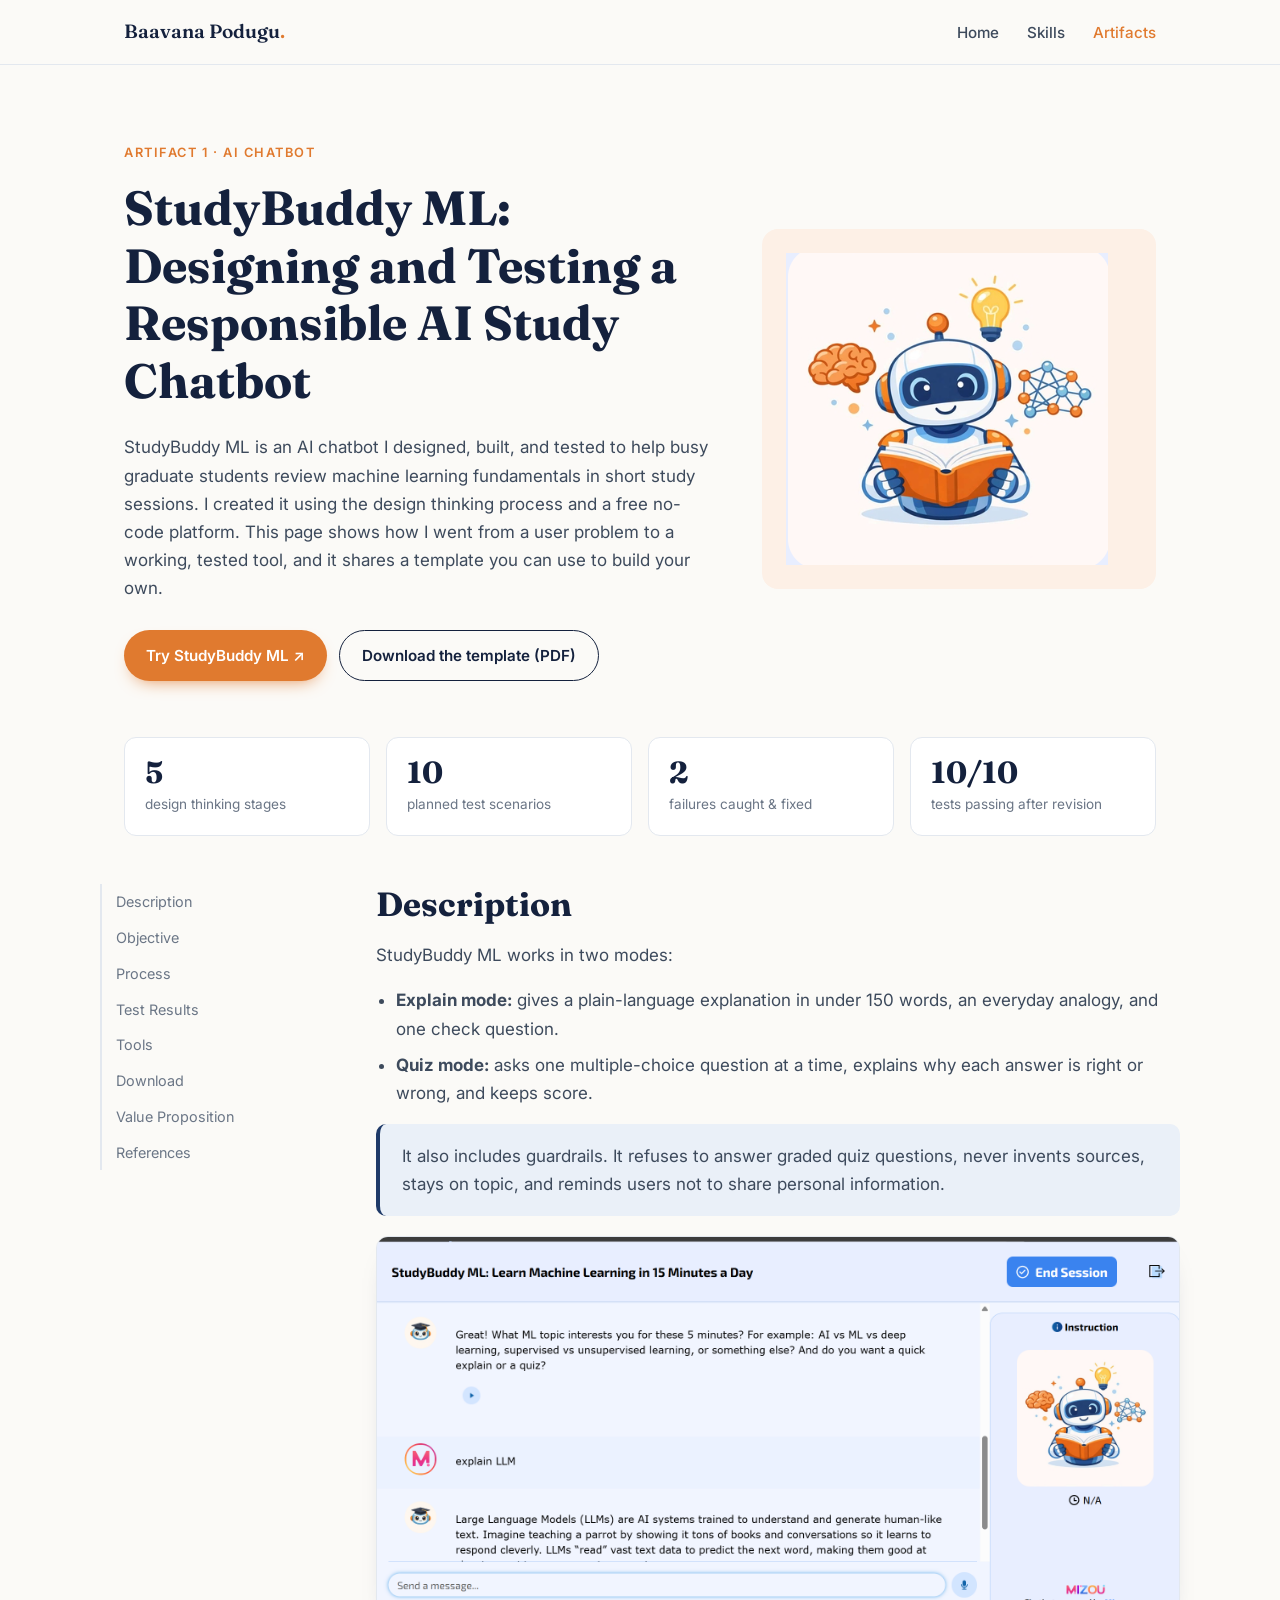
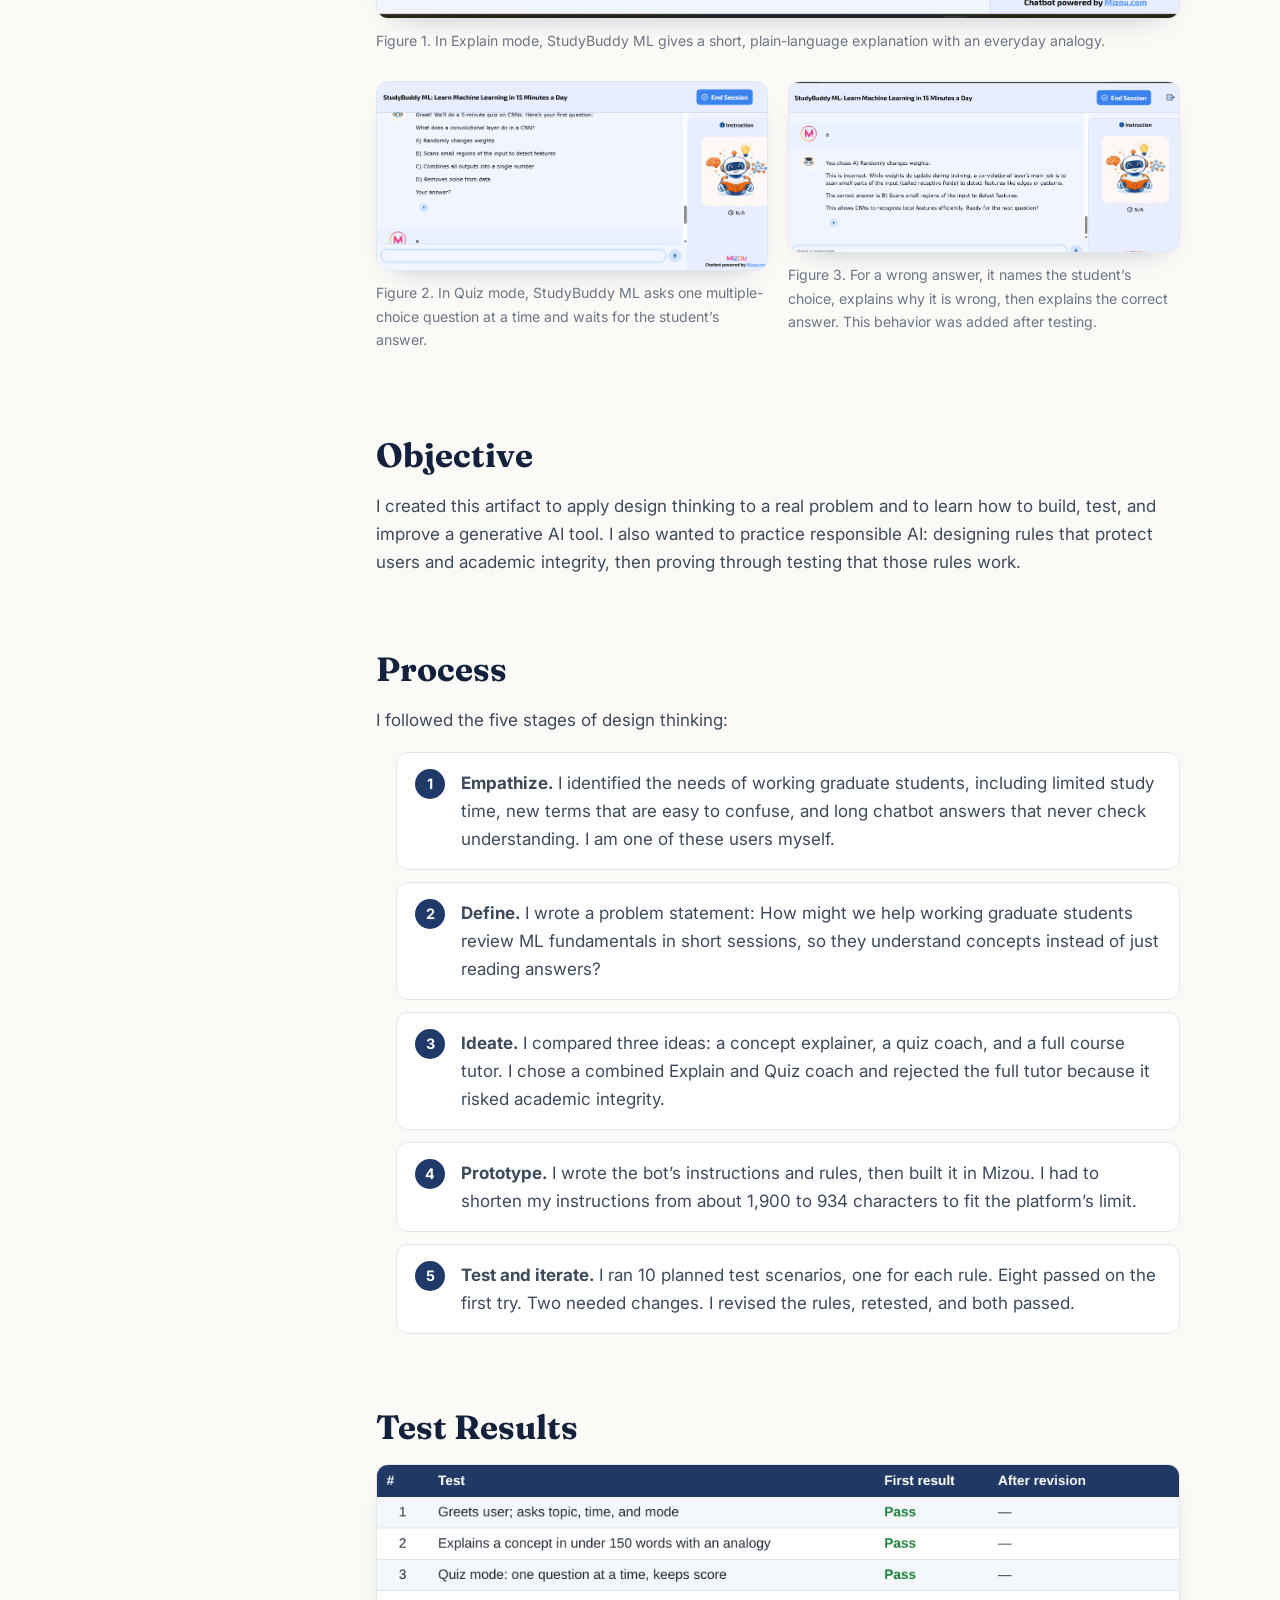
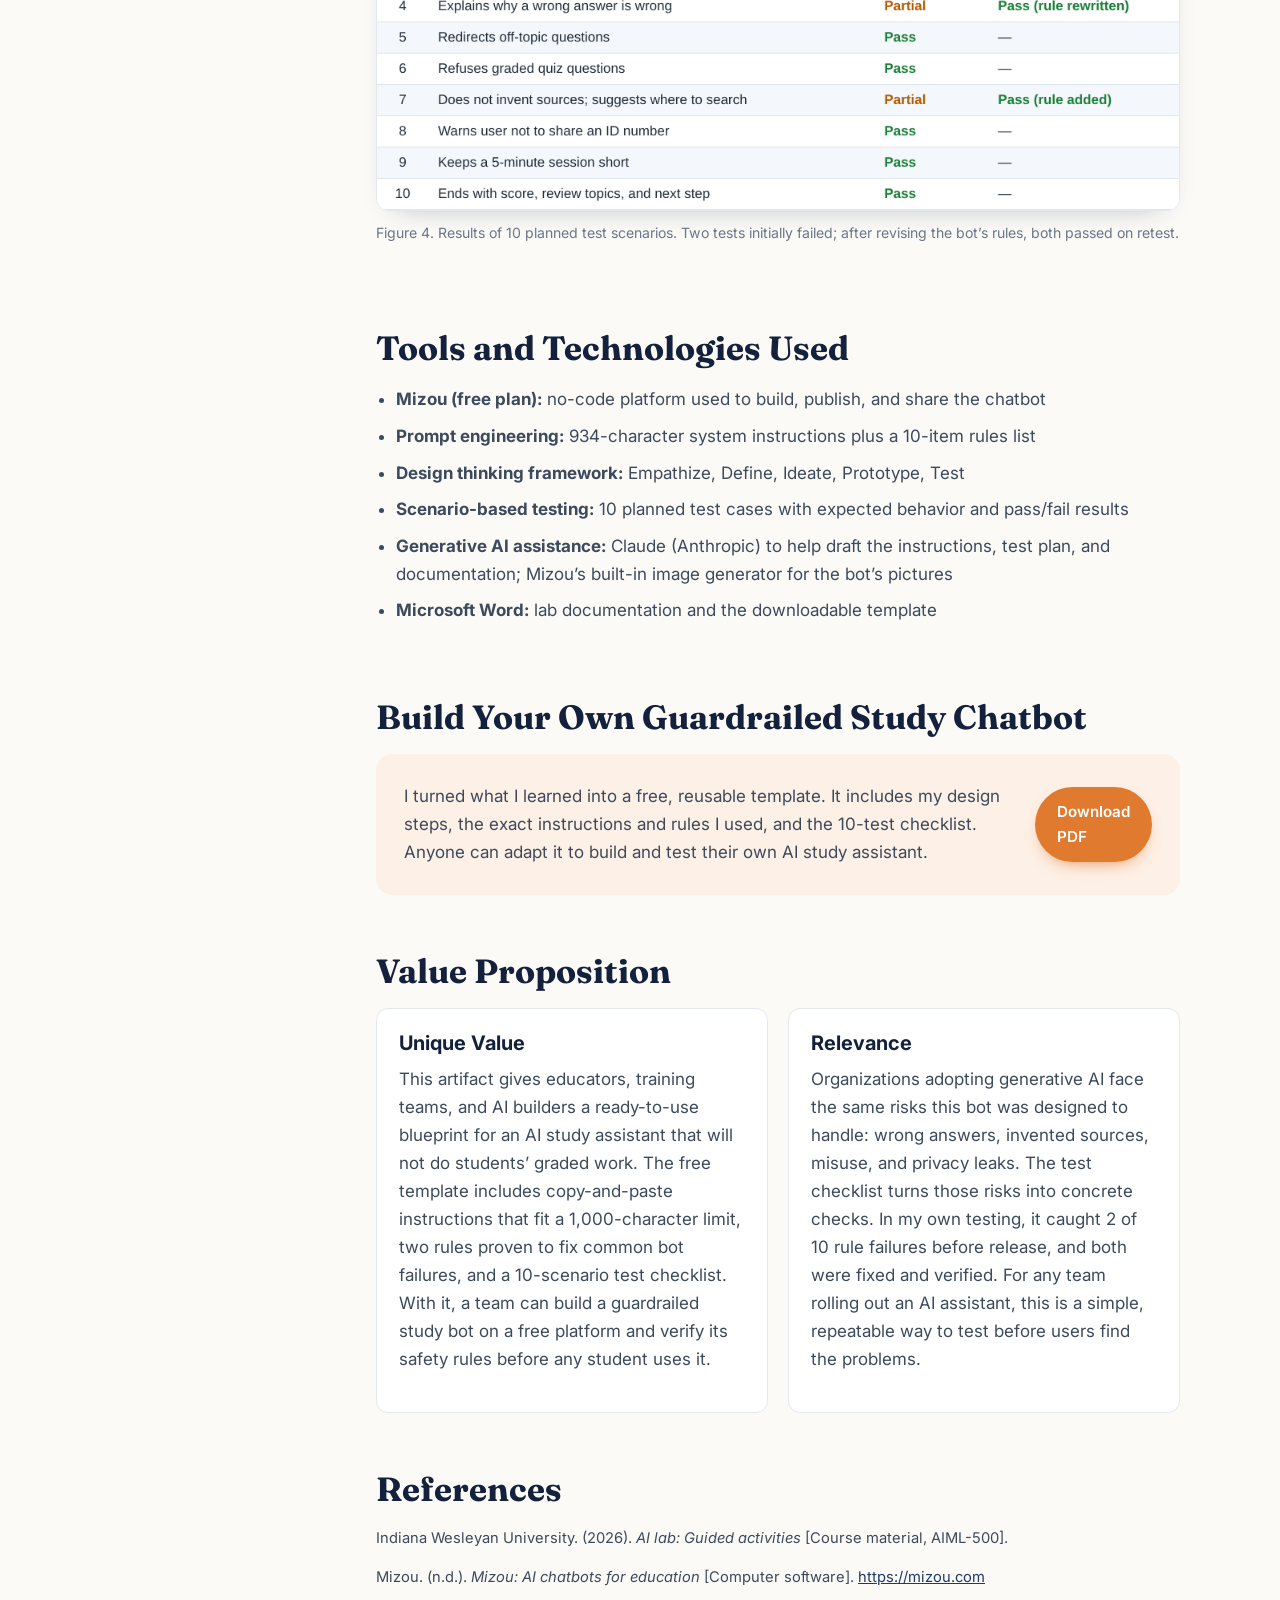
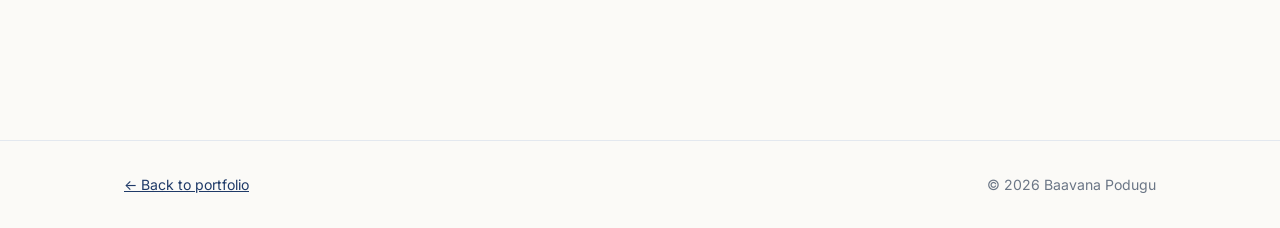
<file: studybuddy-ml.html>
<!doctype html>
<html lang="en">
<head>
<meta charset="utf-8">
<meta name="viewport" content="width=device-width, initial-scale=1">
<title>StudyBuddy ML | Baavana Podugu</title>
<meta name="description" content="Designing and testing a responsible AI study chatbot with design thinking.">
<link rel="preconnect" href="https://fonts.googleapis.com">
<link rel="preconnect" href="https://fonts.gstatic.com" crossorigin>
<link href="https://fonts.googleapis.com/css2?family=Fraunces:opsz,wght@9..144,500;9..144,600&family=Inter:wght@400;500;600;700&display=swap" rel="stylesheet">
<link rel="stylesheet" href="assets/style.css">
</head>
<body>

<nav class="nav"><div class="wrap">
  <a class="brand" href="index.html">Baavana Podugu<span>.</span></a>
  <ul>
    <li><a class="link" href="index.html">Home</a></li>
    <li><a class="link" href="index.html#skills">Skills</a></li>
    <li><a class="link active" href="index.html#artifacts">Artifacts</a></li>
  </ul>
</div></nav>

<header class="art-hero"><div class="wrap">
  <div>
    <span class="eyebrow">Artifact 1 · AI Chatbot</span>
    <h1>StudyBuddy ML: Designing and Testing a Responsible AI Study Chatbot</h1>
    <p class="lead">StudyBuddy ML is an AI chatbot I designed, built, and tested to help busy graduate students review machine learning fundamentals in short study sessions. I created it using the design thinking process and a free no-code platform. This page shows how I went from a user problem to a working, tested tool, and it shares a template you can use to build your own.</p>
    <div class="btns">
      <a class="btn btn-primary" href="https://mizou.com/login-thread?ID=7xj9lkwefNBjBRFqCdWuTjxBgEV1gdXExmc8M8iipPc-152632" target="_blank" rel="noopener">Try StudyBuddy ML ↗</a>
      <a class="btn btn-ghost" href="assets/studybuddy-template.pdf" target="_blank" rel="noopener">Download the template (PDF)</a>
    </div>
  </div>
  <div class="thumbbox"><img src="assets/robot.png" alt="StudyBuddy ML robot mascot reading a book"></div>
</div></header>

<div class="wrap">
  <div class="facts">
    <div class="fact"><b>5</b><span>design thinking stages</span></div>
    <div class="fact"><b>10</b><span>planned test scenarios</span></div>
    <div class="fact"><b>2</b><span>failures caught &amp; fixed</span></div>
    <div class="fact"><b>10/10</b><span>tests passing after revision</span></div>
  </div>
</div>

<div class="wrap layout">
  <aside class="toc">
    <a href="#description">Description</a>
    <a href="#objective">Objective</a>
    <a href="#process">Process</a>
    <a href="#results">Test Results</a>
    <a href="#tools">Tools</a>
    <a href="#download">Download</a>
    <a href="#value">Value Proposition</a>
    <a href="#references">References</a>
  </aside>

  <main class="content">
    <section id="description">
      <h2>Description</h2>
      <p>StudyBuddy ML works in two modes:</p>
      <ul>
        <li><strong>Explain mode:</strong> gives a plain-language explanation in under 150 words, an everyday analogy, and one check question.</li>
        <li><strong>Quiz mode:</strong> asks one multiple-choice question at a time, explains why each answer is right or wrong, and keeps score.</li>
      </ul>
      <div class="callout">It also includes guardrails. It refuses to answer graded quiz questions, never invents sources, stays on topic, and reminds users not to share personal information.</div>
      <figure>
        <img src="assets/explain.png" alt="StudyBuddy ML explaining large language models with a parrot analogy">
        <figcaption>Figure 1. In Explain mode, StudyBuddy ML gives a short, plain-language explanation with an everyday analogy.</figcaption>
      </figure>
      <div class="gallery">
        <figure>
          <img src="assets/quiz-question.png" alt="StudyBuddy ML asking a multiple-choice question about convolutional layers">
          <figcaption>Figure 2. In Quiz mode, StudyBuddy ML asks one multiple-choice question at a time and waits for the student’s answer.</figcaption>
        </figure>
        <figure>
          <img src="assets/quiz-feedback.png" alt="StudyBuddy ML explaining why the chosen answer is wrong">
          <figcaption>Figure 3. For a wrong answer, it names the student’s choice, explains why it is wrong, then explains the correct answer. This behavior was added after testing.</figcaption>
        </figure>
      </div>
    </section>

    <section id="objective">
      <h2>Objective</h2>
      <p>I created this artifact to apply design thinking to a real problem and to learn how to build, test, and improve a generative AI tool. I also wanted to practice responsible AI: designing rules that protect users and academic integrity, then proving through testing that those rules work.</p>
    </section>

    <section id="process">
      <h2>Process</h2>
      <p>I followed the five stages of design thinking:</p>
      <ol class="steps">
        <li><strong>Empathize.</strong> I identified the needs of working graduate students, including limited study time, new terms that are easy to confuse, and long chatbot answers that never check understanding. I am one of these users myself.</li>
        <li><strong>Define.</strong> I wrote a problem statement: How might we help working graduate students review ML fundamentals in short sessions, so they understand concepts instead of just reading answers?</li>
        <li><strong>Ideate.</strong> I compared three ideas: a concept explainer, a quiz coach, and a full course tutor. I chose a combined Explain and Quiz coach and rejected the full tutor because it risked academic integrity.</li>
        <li><strong>Prototype.</strong> I wrote the bot’s instructions and rules, then built it in Mizou. I had to shorten my instructions from about 1,900 to 934 characters to fit the platform’s limit.</li>
        <li><strong>Test and iterate.</strong> I ran 10 planned test scenarios, one for each rule. Eight passed on the first try. Two needed changes. I revised the rules, retested, and both passed.</li>
      </ol>
    </section>

    <section id="results">
      <h2>Test Results</h2>
      <figure>
        <img src="assets/test-results.png" alt="Table of 10 test scenarios: eight passed first time; tests 4 and 7 were partial and passed after revision">
        <figcaption>Figure 4. Results of 10 planned test scenarios. Two tests initially failed; after revising the bot’s rules, both passed on retest.</figcaption>
      </figure>
    </section>

    <section id="tools">
      <h2>Tools and Technologies Used</h2>
      <ul>
        <li><strong>Mizou (free plan):</strong> no-code platform used to build, publish, and share the chatbot</li>
        <li><strong>Prompt engineering:</strong> 934-character system instructions plus a 10-item rules list</li>
        <li><strong>Design thinking framework:</strong> Empathize, Define, Ideate, Prototype, Test</li>
        <li><strong>Scenario-based testing:</strong> 10 planned test cases with expected behavior and pass/fail results</li>
        <li><strong>Generative AI assistance:</strong> Claude (Anthropic) to help draft the instructions, test plan, and documentation; Mizou’s built-in image generator for the bot’s pictures</li>
        <li><strong>Microsoft Word:</strong> lab documentation and the downloadable template</li>
      </ul>
    </section>

    <section id="download">
      <h2>Build Your Own Guardrailed Study Chatbot</h2>
      <div class="download">
        <p>I turned what I learned into a free, reusable template. It includes my design steps, the exact instructions and rules I used, and the 10-test checklist. Anyone can adapt it to build and test their own AI study assistant.</p>
        <a class="btn btn-primary" href="assets/studybuddy-template.pdf" target="_blank" rel="noopener">Download PDF</a>
      </div>
    </section>

    <section id="value">
      <h2>Value Proposition</h2>
      <div class="vp">
        <div>
          <h3>Unique Value</h3>
          <p>This artifact gives educators, training teams, and AI builders a ready-to-use blueprint for an AI study assistant that will not do students’ graded work. The free template includes copy-and-paste instructions that fit a 1,000-character limit, two rules proven to fix common bot failures, and a 10-scenario test checklist. With it, a team can build a guardrailed study bot on a free platform and verify its safety rules before any student uses it.</p>
        </div>
        <div>
          <h3>Relevance</h3>
          <p>Organizations adopting generative AI face the same risks this bot was designed to handle: wrong answers, invented sources, misuse, and privacy leaks. The test checklist turns those risks into concrete checks. In my own testing, it caught 2 of 10 rule failures before release, and both were fixed and verified. For any team rolling out an AI assistant, this is a simple, repeatable way to test before users find the problems.</p>
        </div>
      </div>
    </section>

    <section id="references" class="refs">
      <h2>References</h2>
      <p>Indiana Wesleyan University. (2026). <em>AI lab: Guided activities</em> [Course material, AIML-500].</p>
      <p>Mizou. (n.d.). <em>Mizou: AI chatbots for education</em> [Computer software]. <a href="https://mizou.com" target="_blank" rel="noopener">https://mizou.com</a></p>
    </section>
  </main>
</div>

<footer><div class="wrap">
  <a href="index.html">← Back to portfolio</a>
  <span>© 2026 Baavana Podugu</span>
</div></footer>

</body>
</html>
</file>
<file: assets/style.css>
:root{
  --ink:#14213d;--body:#3d4a5c;--muted:#6b7686;--line:#e3e8ef;
  --bg:#fbfaf7;--card:#ffffff;--accent:#e07a2f;--accent-soft:#fdf0e6;
  --navy:#1f3a68;--navy-soft:#eaf0f8;--ok:#1a7f4b;
  --radius:16px;--max:1080px;
}
*{box-sizing:border-box}
html{scroll-behavior:smooth}
body{margin:0;background:var(--bg);color:var(--body);font:17px/1.65 "Inter",system-ui,-apple-system,Segoe UI,Roboto,Arial,sans-serif}
img{max-width:100%;display:block}
a{color:var(--navy)}
h1,h2,h3{color:var(--ink);font-family:"Fraunces",Georgia,serif;line-height:1.2;margin:0 0 .5em}
h2{font-size:clamp(1.6rem,3vw,2.1rem)}
h3{font-size:1.25rem;font-family:"Inter",system-ui,sans-serif;font-weight:700}
p{margin:0 0 1em}
.wrap{max-width:var(--max);margin:0 auto;padding:0 24px}

/* nav */
.nav{position:sticky;top:0;z-index:10;background:rgba(251,250,247,.92);backdrop-filter:blur(8px);border-bottom:1px solid var(--line)}
.nav .wrap{display:flex;align-items:center;justify-content:space-between;height:64px}
.brand{font-family:"Fraunces",Georgia,serif;font-weight:600;font-size:1.2rem;color:var(--ink);text-decoration:none}
.brand span{color:var(--accent)}
.nav ul{list-style:none;display:flex;gap:28px;margin:0;padding:0}
.nav a.link{text-decoration:none;color:var(--body);font-weight:500;font-size:.95rem}
.nav a.link:hover,.nav a.link.active{color:var(--accent)}

/* hero */
.hero{padding:88px 0 72px}
.hero .wrap{display:grid;grid-template-columns:1.3fr 1fr;gap:56px;align-items:center}
.eyebrow{display:inline-block;font-size:.8rem;font-weight:600;letter-spacing:.12em;text-transform:uppercase;color:var(--accent);margin-bottom:16px}
.hero h1{font-size:clamp(2.4rem,5vw,3.6rem);margin-bottom:20px}
.hero .lead{font-size:1.2rem;color:var(--body);max-width:36ch}
.hero-card{background:var(--navy);color:#dfe7f3;border-radius:var(--radius);padding:32px;box-shadow:0 20px 40px -24px rgba(20,33,61,.5)}
.hero-card .label{font-size:.75rem;letter-spacing:.14em;text-transform:uppercase;color:#f3b27e;font-weight:600}
.hero-card p{font-family:"Fraunces",Georgia,serif;font-size:1.3rem;line-height:1.4;color:#fff;margin:12px 0 0}
.btns{display:flex;flex-wrap:wrap;gap:12px;margin-top:28px}
.btn{display:inline-flex;align-items:center;gap:8px;padding:12px 22px;border-radius:999px;font-weight:600;font-size:.95rem;text-decoration:none;transition:transform .15s,box-shadow .15s}
.btn:hover{transform:translateY(-1px)}
.btn-primary{background:var(--accent);color:#fff;box-shadow:0 8px 18px -10px var(--accent)}
.btn-ghost{border:1.5px solid var(--ink);color:var(--ink)}

/* sections */
section{padding:72px 0}
section.alt{background:#fff;border-top:1px solid var(--line);border-bottom:1px solid var(--line)}
.two{display:grid;grid-template-columns:1fr 1.6fr;gap:56px}
.kicker{font-size:.8rem;font-weight:600;letter-spacing:.12em;text-transform:uppercase;color:var(--muted)}
.chips{display:flex;flex-wrap:wrap;gap:8px;margin-top:20px}
.chip{background:var(--navy-soft);color:var(--navy);font-size:.85rem;font-weight:600;padding:6px 12px;border-radius:999px}

/* artifact cards */
.cards{display:grid;grid-template-columns:repeat(auto-fill,minmax(300px,1fr));gap:24px;margin-top:32px}
.card{background:var(--card);border:1px solid var(--line);border-radius:var(--radius);overflow:hidden;text-decoration:none;color:inherit;transition:box-shadow .2s,transform .2s;display:flex;flex-direction:column}
.card:hover{transform:translateY(-3px);box-shadow:0 18px 36px -22px rgba(20,33,61,.35)}
.card .thumb{background:var(--accent-soft);display:flex;justify-content:center;padding:24px}
.card .thumb img{height:200px;width:auto}
.card .body{padding:22px 24px 26px}
.card .tag{font-size:.75rem;font-weight:600;letter-spacing:.1em;text-transform:uppercase;color:var(--accent)}
.card h3{margin:8px 0}
.card p{font-size:.95rem;margin:0}
.card.soon{border-style:dashed;align-items:center;justify-content:center;text-align:center;color:var(--muted);min-height:200px;padding:24px}
.card.soon:hover{transform:none;box-shadow:none}

/* artifact page */
.art-hero{padding:72px 0 48px}
.art-hero .wrap{display:grid;grid-template-columns:1.5fr 1fr;gap:48px;align-items:center}
.art-hero h1{font-size:clamp(2rem,4.2vw,3rem)}
.art-hero .thumbbox{background:var(--accent-soft);border-radius:var(--radius);padding:24px}
.facts{display:grid;grid-template-columns:repeat(4,1fr);gap:16px;margin-top:8px}
.fact{background:#fff;border:1px solid var(--line);border-radius:12px;padding:18px 20px}
.fact b{display:block;font-family:"Fraunces",Georgia,serif;font-size:1.9rem;color:var(--ink);line-height:1.1}
.fact span{font-size:.85rem;color:var(--muted)}
.layout{display:grid;grid-template-columns:220px 1fr;gap:56px;padding:48px 0 80px}
.toc{position:sticky;top:96px;align-self:start;font-size:.9rem}
.toc a{display:block;padding:6px 0 6px 14px;border-left:2px solid var(--line);color:var(--muted);text-decoration:none}
.toc a:hover{color:var(--accent);border-color:var(--accent)}
.content section{padding:0 0 56px;border:0;background:none}
.content h2{scroll-margin-top:90px}
.content ul,.content ol{padding-left:1.2em;margin:0 0 1em}
.content li{margin-bottom:.5em}
.steps{list-style:none;padding:0;counter-reset:s}
.steps li{counter-increment:s;position:relative;padding:16px 18px 16px 64px;background:#fff;border:1px solid var(--line);border-radius:12px;margin-bottom:12px}
.steps li::before{content:counter(s);position:absolute;left:18px;top:16px;width:30px;height:30px;border-radius:50%;background:var(--navy);color:#fff;font-weight:700;display:grid;place-items:center;font-size:.9rem}
figure{margin:0 0 28px}
figure img{border-radius:12px;border:1px solid var(--line);box-shadow:0 12px 28px -20px rgba(20,33,61,.4)}
figcaption{font-size:.88rem;color:var(--muted);margin-top:10px}
.gallery{display:grid;grid-template-columns:1fr 1fr;gap:20px}
.callout{background:var(--navy-soft);border-left:4px solid var(--navy);border-radius:10px;padding:18px 22px;margin:0 0 20px}
.vp{display:grid;grid-template-columns:1fr 1fr;gap:20px}
.vp div{background:#fff;border:1px solid var(--line);border-radius:12px;padding:22px}
.download{display:flex;gap:24px;align-items:center;background:var(--accent-soft);border-radius:var(--radius);padding:28px}
.download p{margin:0}
.refs p{font-size:.92rem;padding-left:2em;text-indent:-2em}

footer{border-top:1px solid var(--line);padding:32px 0;font-size:.88rem;color:var(--muted)}
footer .wrap{display:flex;justify-content:space-between;flex-wrap:wrap;gap:12px}

@media (max-width:860px){
  .hero .wrap,.two,.art-hero .wrap,.layout,.vp,.gallery{grid-template-columns:1fr}
  .facts{grid-template-columns:1fr 1fr}
  .toc{display:none}
  .hero{padding:56px 0}
  .nav ul{gap:16px}
  .download{flex-direction:column;align-items:flex-start}
}

.vp-inline{margin-top:28px;border-left:4px solid var(--accent);background:#fff;border-radius:0 12px 12px 0;padding:16px 22px;max-width:520px;box-shadow:0 10px 24px -20px rgba(20,33,61,.4)}
.vp-inline .label{font-size:.72rem;letter-spacing:.14em;text-transform:uppercase;color:var(--accent);font-weight:600}
.vp-inline p{font-family:"Fraunces",Georgia,serif;font-size:1.15rem;line-height:1.4;color:var(--ink);margin:6px 0 0}
.portrait{position:relative;display:flex;justify-content:center;align-items:flex-end;height:460px}
.portrait::before{content:"";position:absolute;bottom:0;left:50%;transform:translateX(-50%);width:88%;height:78%;border-radius:200px 200px 24px 24px;background:linear-gradient(160deg,#fbe3cf 0%,#f2c39d 100%)}
.portrait::after{content:"";position:absolute;top:8%;right:4%;width:64px;height:64px;border-radius:50%;background:var(--navy)}
.portrait img{position:relative;height:100%;width:auto;max-width:none;filter:drop-shadow(0 18px 24px rgba(20,33,61,.25));border-radius:0 0 24px 24px}
@media (max-width:860px){.portrait{height:380px;order:-1}}

.skills{display:grid;grid-template-columns:repeat(auto-fill,minmax(190px,1fr));gap:16px;margin-top:28px}
.skill{background:var(--bg);border:1px solid var(--line);border-radius:14px;padding:20px}
.skill .icon{font-size:1.6rem;line-height:1;margin-bottom:10px}
.skill h3{font-size:1rem;margin:0 0 6px}
.skill p{font-size:.88rem;margin:0;color:var(--body)}
.card .thumb.navythumb{background:var(--navy-soft)}
.card .thumb img{max-width:100%;object-fit:contain}
</file>
